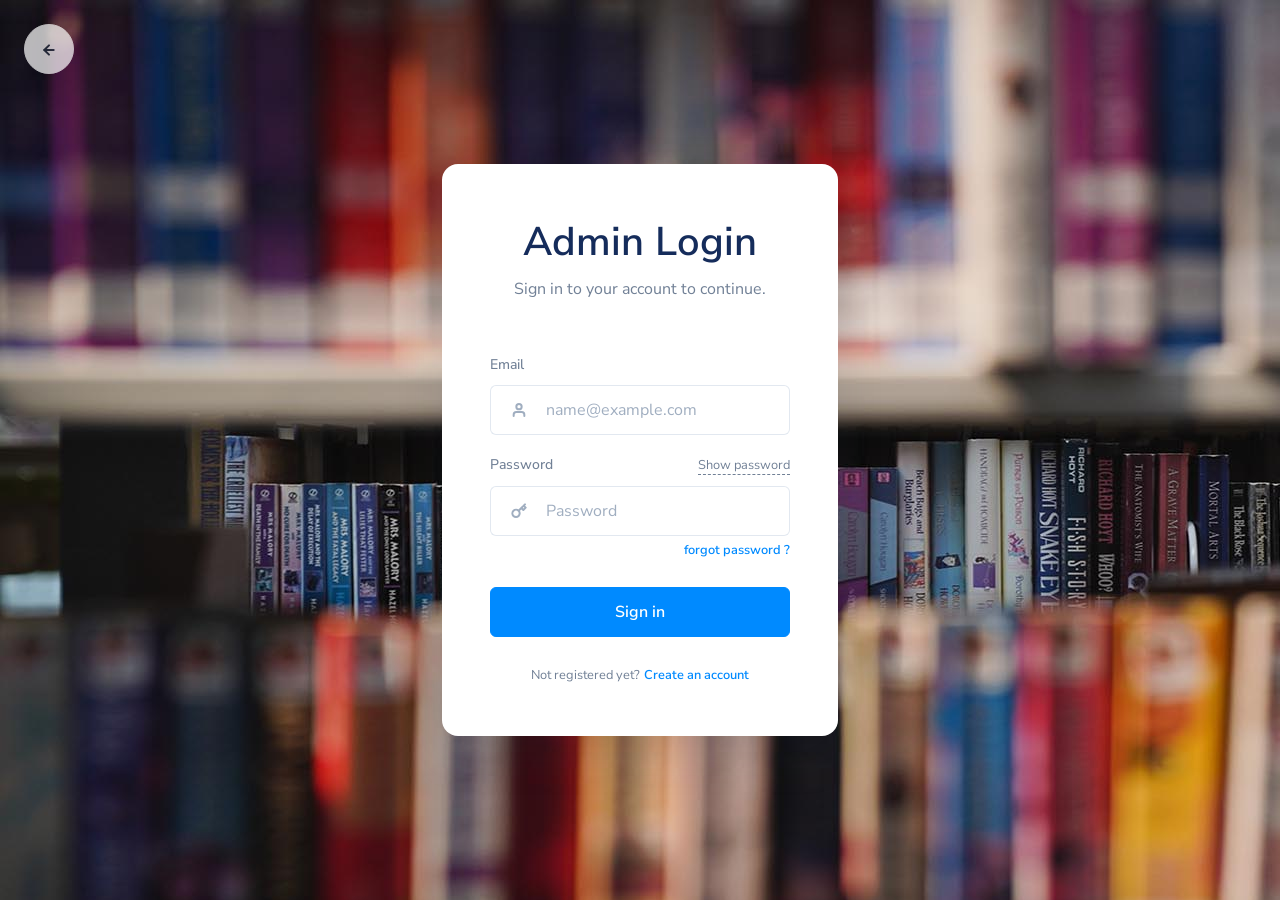
<file: pages/a_login.html>
<!DOCTYPE html>
<html lang=en>
<meta http-equiv="content-type" content="text/html;charset=utf-8" />

<head>
    <meta charset=utf-8>
    <meta name=viewport content="width=device-width,initial-scale=1,shrink-to-fit=no">
    <title>Libs - library management system</title>
    <link rel=stylesheet href=../../assets/libs/%40fortawesome/fontawesome-free/css/all.min.css> <link rel=stylesheet
        href="/assets/css/style.css" id=stylesheet>
</head>
<body>
    <a href="/pages/index.html"
        class="btn btn-white btn-icon-only rounded-circle position-absolute zindex-101 opacity-7 left-4 top-4 d-none d-lg-inline-flex"
        data-toggle=tooltip data-placement=right title="Go back"><span class=btn-inner--icon><i
                data-feather=arrow-left></i></span></a>
    <section class="section-half-rounded bg-cover bg-size--cover py-4 py-sm-0"
        style="background-image:url('/assets/img/backgrounds/p4.jpg')"> <div
        class="container-fluid d-flex flex-column">
        <div class="row align-items-center min-vh-100">
            <div class="col-md-6 col-lg-5 col-xl-4 mx-auto">
                <div class="card shadow-lg border-0 mb-0">
                    <div class="card-body py-5 px-sm-5">
                        <div class="mb-5 text-center">
                            <p class="h1 mb-1">Admin Login</p>
                            <p class="text-muted mb-0">Sign in to your account to continue.</p>
                        </div><span class=clearfix></span>
                        <form>
                            <div class=form-group><label class=form-control-label>Email</label>
                                <div class="input-group input-group-merge">
                                    <input type=email class="form-control form-control-prepend" id=input-email
                                        placeholder=name@example.com>
                                    <div class=input-group-prepend>
                                        <span class=input-group-text>
                                            <i data-feather=user></i></span></div>
                                </div>
                            </div>
                            <div class="form-group mb-0">
                                <div class="d-flex align-items-center justify-content-between">
                                    <div>
                                        <label class=form-control-label>Password</label>
                                    </div>
                                    <div class=mb-2>
                                        <a href=# class="small text-muted text-underline--dashed border-primary"
                                            data-toggle=password-text data-target=#input-password>Show password
                                        </a>
                                    </div>
                                </div>
                                <div class="input-group input-group-merge"><input type=password
                                        class="form-control form-control-prepend" id=input-password
                                        placeholder=Password>
                                    <div class=input-group-prepend><span class=input-group-text><i
                                                data-feather=key></i></span></div>
                                </div>
                                <div class="text-right">
                                    <a href="/pages/recover.html" class="small font-weight-bold">forgot password ?</a>
                                </div>
                            </div>
                            <div class=mt-4><button type=submit class="btn btn-block btn-primary">Sign in</button>
                            </div>
                        </form>
                        <div class="mt-4 text-center"><small>Not registered yet?</small> <a href="/pages/a_register.html"
                                class="small font-weight-bold">Create an account</a>
                        </div>
                    </div>
                </div>
            </div>
        </div>
    </section>
    <script src=../../assets/libs/jquery/dist/jquery.min.js> </script> 
    <script src=../../assets/libs/feather-icons/dist/feather.min.js> </script>
    <script src="/assets/js/main.js"> </script>
    <script>
        feather.replace({
            width: "1em",
            height: "1em"
        })
    </script>

</body>

</html>
</file>
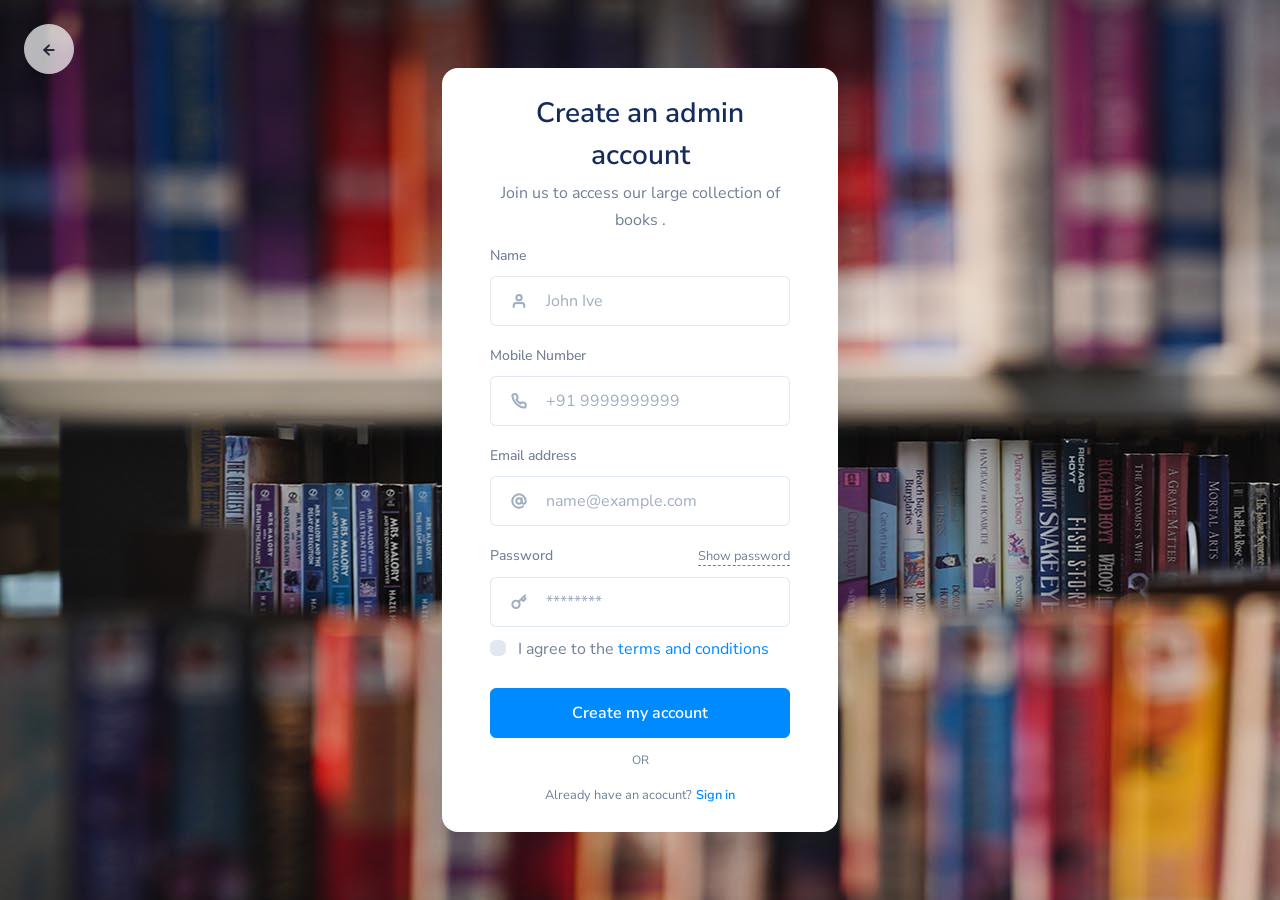
<file: pages/a_register.html>
<!DOCTYPE html>
<html lang=en>
<meta http-equiv="content-type" content="text/html;charset=utf-8" />

<head>
   <meta charset=utf-8>
   <meta name=viewport content="width=device-width,initial-scale=1,shrink-to-fit=no">
   <title>Libs - library management system</title>
   <link rel=stylesheet href=../../assets/libs/%40fortawesome/fontawesome-free/css/all.min.css> <link rel=stylesheet
      href="/assets/css/style.css" id=stylesheet>
</head>

<body>
   <a href="/pages/index.html"
        class="btn btn-white btn-icon-only rounded-circle position-absolute zindex-101 opacity-7 left-4 top-4 d-none d-lg-inline-flex"
        data-toggle=tooltip data-placement=right title="Go back"><span class=btn-inner--icon><i
                data-feather=arrow-left></i></span></a>
   <section class="section-half-rounded bg-cover bg-size--cover py-4 py-sm-0"
      style="background-image:url('/assets/img/backgrounds/p4.jpg')"> <div
      class="container-fluid d-flex flex-column py-4 py-sm-0 py-lg-5 py-xl-0">
      <div class="row align-items-center min-vh-100">
         <div class="col-md-8 col-lg-6 col-xl-4 mx-auto">
            <div class="card shadow-lg border-0 mb-0">
               <div class="card-body py-4 px-sm-5">
                  <div>
                     <div class="mb-2 text-center">
                        <h6 class="h3 mb-1">Create an admin account</h6>
                        <p class="text-muted mb-0"> Join us to access our large collection of books   .</p>
                     </div>
                     <span class=clearfix></span>
                     <form>
                        <div class=form-group>
                           <label class=form-control-label>Name</label>
                           <div class="input-group input-group-merge">
                              <input type=text class="form-control form-control-prepend" id=input-name
                                 placeholder="John Ive">
                              <div class=input-group-prepend><span class=input-group-text><i
                                       data-feather=user></i></span></div>
                           </div>
                        </div>
                        <div class=form-group>
                           <label class=form-control-label>Mobile Number</label>
                           <div class="input-group input-group-merge">
                              <input type=tel class="form-control form-control-prepend" id=input-name
                                 placeholder="+91 9999999999">
                              <div class=input-group-prepend><span class=input-group-text><i
                                       data-feather=phone></i></span></div>
                           </div>
                        </div>
                        <div class=form-group>
                           <label class=form-control-label>Email address</label>
                           <div class="input-group input-group-merge">
                              <input type=email class="form-control form-control-prepend" id=input-email
                                 placeholder=name@example.com>
                              <div class=input-group-prepend><span class=input-group-text><i
                                       data-feather=at-sign></i></span></div>
                           </div>
                        </div>
                        <div class="form-group mb-2">
                           <div class="d-flex align-items-center justify-content-between">
                              <div><label class=form-control-label>Password</label></div>
                              <div class=mb-2><a href=# class="small text-muted text-underline--dashed border-primary"
                                    data-toggle=password-text data-target=#input-password>Show password</a>
                              </div>
                           </div>
                           <div class="input-group input-group-merge">
                              <input type=password class="form-control form-control-prepend" id=input-password
                                 placeholder=********>
                              <div class=input-group-prepend><span class=input-group-text><i
                                       data-feather=key></i></span></div>
                           </div>
                        </div>
                        <div class=my-2>
                           <div class="custom-control custom-checkbox mb-3"><input type=checkbox
                                 class=custom-control-input id=check-terms required> <label class=custom-control-label
                                 for=check-terms>I agree to the <a href=#>terms and conditions</a>
                                    </label> </div> </div> <div class=mt-4><button type=submit
                                       class="btn btn-block btn-primary">Create my
                                       account</button>
                           </div>
                     </form>
                     <div class="py-2 text-center"><span class="text-xs text-uppercase">or</span></div>
                     <div class="text-center"><small>Already have an acocunt?</small> <a href="/pages/a_login.html"
                           class="small font-weight-bold">Sign in</a></div>
                  </div>
               </div>
            </div>
         </div>
      </div>
   </section>
   <script src=../../assets/libs/jquery/dist/jquery.min.js> </script> <script
      src=../../assets/libs/feather-icons/dist/feather.min.js> </script> <script src="/assets/js/main.js"> </script>
   <script>
      feather.replace({
         width: "1em",
         height: "1em"
      })
   </script>

</body>

</html>
</file>
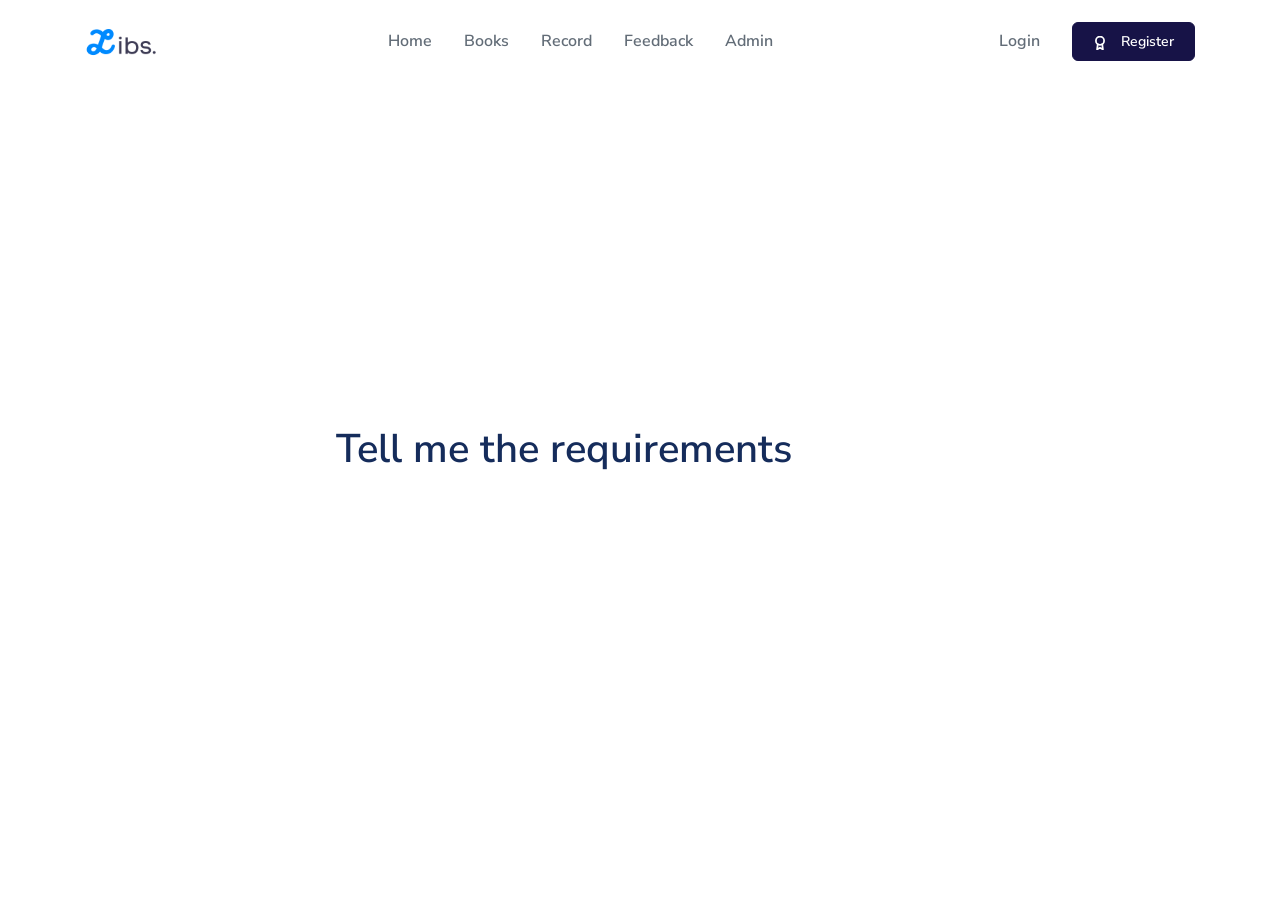
<file: pages/admin.html>
<!DOCTYPE html>
<html lang=en>
<meta http-equiv="content-type" content="text/html;charset=utf-8" />

<head>
    <meta charset=utf-8>
    <meta name=viewport content="width=device-width,initial-scale=1,shrink-to-fit=no">
    <title>Libs - library management system</title>
    <link rel=stylesheet href=../../assets/libs/%40fancyapps/fancybox/dist/jquery.fancybox.min.css> <link rel=stylesheet
        href=../../assets/libs/%40fortawesome/fontawesome-free/css/all.min.css> <link rel=stylesheet
        href="/assets/css/style.css" id=stylesheet>
</head>

<body>
    <header id=header-main>
        <nav class="navbar navbar-main navbar-expand-lg navbar-light" id=navbar-main>
            <div class=container>
                <a class=navbar-brand>
                    <img alt="Image placeholder" src="/assets/img/brand/p_logo.png" id=navbar-logo>
                </a>
                <button class=navbar-toggler type=button data-toggle=collapse data-target=#navbar-main-collapse
                    aria-controls=navbar-main-collapse aria-expanded=false aria-label="Toggle navigation">
                    <span class=navbar-toggler-icon></span>
                </button>
                <div class="collapse navbar-collapse navbar-collapse-overlay" id=navbar-main-collapse>
                    <div class=position-relative>
                        <button class=navbar-toggler type=button data-toggle=collapse data-target=#navbar-main-collapse
                            aria-controls=navbar-main-collapse aria-expanded=false aria-label="Toggle navigation"><i
                                data-feather=x></i>
                        </button>
                    </div>
                    <ul class="navbar-nav ml-lg-auto">
                        <li class="nav-item nav-item-spaced dropdown dropdown-animate"><a class=nav-link
                                href="/pages/index.html">Home </a></li>
                        <li class="nav-item nav-item-spaced dropdown dropdown-animate"><a class=nav-link
                                href="/pages/books.html">Books</a></li>
                        <li class="nav-item nav-item-spaced dropdown dropdown-animate"><a class=nav-link
                                href="/pages/record.html">Record</a>
                        </li>
                        <li class="nav-item nav-item-spaced dropdown dropdown-animate"><a class=nav-link
                                href="/pages/feedback.html">Feedback</a>
                        </li>
                        <li class="nav-item nav-item-spaced dropdown dropdown-animate"><a class=nav-link
                                href="/pages/admin.html">Admin</a></li>
                    </ul>
                    <ul class="navbar-nav align-items-lg-center d-none d-lg-flex ml-lg-auto">
                        <li class="nav-item nav-item-spaced dropdown dropdown-animate" data-toggle=hover>
                            <a class=nav-link href=# role=button data-toggle=dropdown aria-haspopup=true
                                aria-expanded=false>Login</a>
                            <div class="dropdown-menu dropdown-menu-md p-0">
                                <ul class="list-group list-group-flush px-lg-4">
                                    <li class="dropdown dropdown-animate">
                                        <a href="/pages/a_login.html" class="list-group-item " role=button>
                                            <div class=ml-3>
                                                <h6 class="heading mb-0">Login as admin</h6>
                                            </div>
                                        </a>
                                    </li>
                                    <li class="dropdown dropdown-animate">
                                        <a href="/pages/s_login.html" class="list-group-item " role=button>
                                            <div class=ml-3>
                                                <h6 class="heading mb-0">Login as student</h6>
                                            </div>
                                        </a>
                                    </li>
                                </ul>
                            </div>
                        </li>
                        <li class="nav-item nav-item-spaced dropdown dropdown-animate" data-toggle=hover>
                            <a class="btn btn-sm btn-dark btn-icon ml-3" href=# role=button data-toggle=dropdown
                                aria-haspopup=true aria-expanded=false><span class=btn-inner--icon><i
                                        data-feather=award></i></span> <span class=btn-inner--text>Register</span></a>
                            <div class="dropdown-menu dropdown-menu-md p-0">
                                <ul class="list-group list-group-flush px-lg-4">
                                    <li class="dropdown dropdown-animate">
                                        <a href="/pages/a_register.html" class="list-group-item " role=button>
                                            <div class=ml-3>
                                                <h6 class="heading mb-0">Register as admin</h6>
                                            </div>
                                        </a>
                                    </li>
                                    <li class="dropdown dropdown-animate">
                                        <a href="/pages/s_register.html" class="list-group-item " role=button>
                                            <div class=ml-3>
                                                <h6 class="heading mb-0">Register as student</h6>
                                            </div>
                                        </a>
                                    </li>
                                </ul>
                            </div>
                        </li>
                    </ul>
                    <div class="d-lg-none p-2 text-center">
                        <a href="/pages/s_login.html" class="btn btn-block btn-sm btn-secondary" target=_blank>
                            login as student
                        </a>
                    </div>
                    <div class="d-lg-none p-2 text-center">
                        <a href="/pages/s_register.html" class="btn btn-block btn-sm btn-primary" target=_blank>
                            register as student
                        </a>
                    </div>
                    <div class="d-lg-none p-2 text-center">
                        <a href="/pages/a_login.html" class="btn btn-block btn-sm btn-secondary" target=_blank>
                            login as admin
                        </a>
                    </div>
                    <div class="d-lg-none p-2 text-center">
                        <a href="/pages/a_register.html" class="btn btn-block btn-sm btn-primary" target=_blank>
                            register as admin
                        </a>
                    </div>
                </div>
            </div>
        </nav>
    </header>
    <h1 class="m-10 p-10">Tell me the requirements</h1>
    <!-- <footer class=position-relative id=footer-main>
        <div class="footer footer-dark bg-dark">
            <div class="shape-container shape-line shape-position-top shape-orientation-inverse">
                <svg width=2560px height=100px xmlns=http://www.w3.org/2000/svg xmlns:xlink=http://www.w3.org/1999/xlink
                    preserveAspectRatio=none x=0px y=0px viewBox="0 0 2560 100"
                    style="enable-background:new 0 0 2560 100" xml:space=preserve class=fill-section-secondary>
                    <polygon points="2560 0 2560 100 0 100"></polygon>
                </svg>
            </div>
            <hr class="divider divider-fade divider-dark">
            <div class="container">
                <div class="row justify-content-center pb-3">
                    <div class="copyright text-sm font-weight-bold text-center">&copy; 2020 <a class=font-weight-bold
                            target=_blank>Libs.</a> All
                        rights reserved
                    </div>
                </div>
            </div>
        </div>
        </div>
    </footer> -->
    <script src=../../assets/libs/jquery/dist/jquery.min.js> </script> <script
        src=../../assets/libs/bootstrap/dist/js/bootstrap.bundle.min.js> </script> <script
        src=../../assets/libs/feather-icons/dist/feather.min.js> </script> <script
        src=../../assets/libs/%40fancyapps/fancybox/dist/jquery.fancybox.min.js> </script> <script
        src="/assets/js/main.js"> </script>
    <script>
        feather.replace({
            width: "1em",
            height: "1em"
        })
    </script>
</body>

</html>
</file>
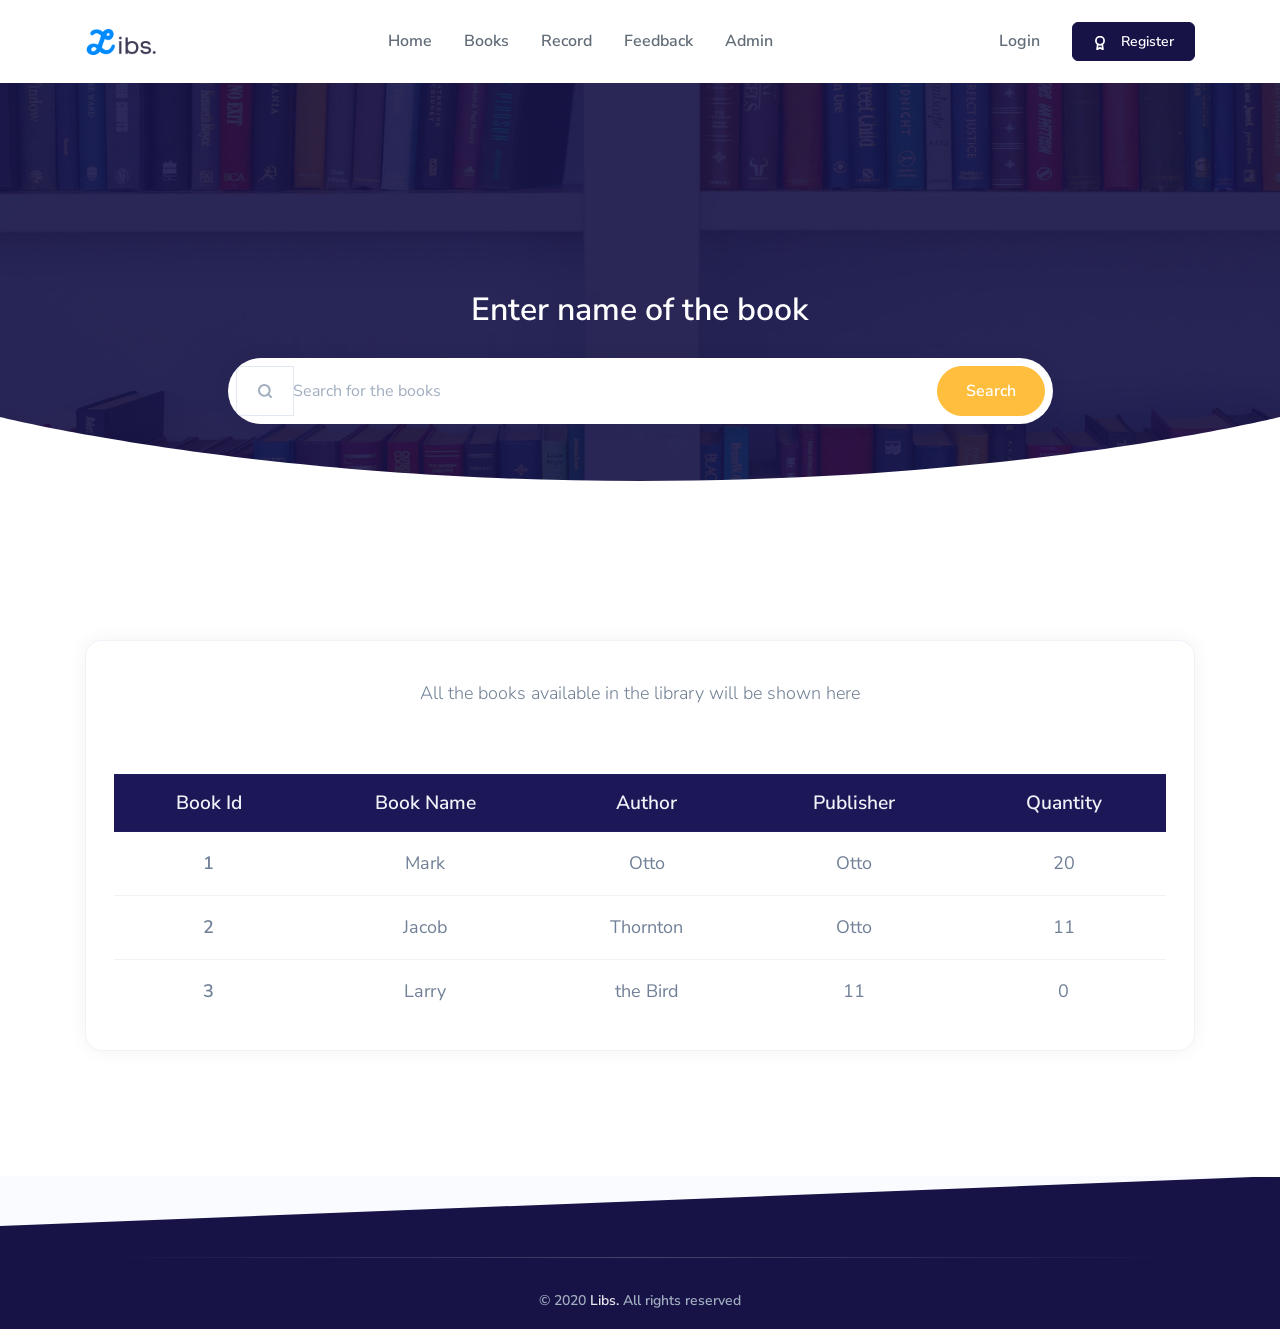
<file: pages/books.html>
<!DOCTYPE html>
<html lang=en>
<meta http-equiv="content-type" content="text/html;charset=utf-8" />

<head>
    <meta charset=utf-8>
    <meta name=viewport content="width=device-width,initial-scale=1,shrink-to-fit=no">
    <title>Libs - library management system</title>
    <link rel=stylesheet href=../../assets/libs/%40fancyapps/fancybox/dist/jquery.fancybox.min.css> <link rel=stylesheet
        href=../../assets/libs/%40fortawesome/fontawesome-free/css/all.min.css> <link rel=stylesheet
        href="/assets/css/style.css" id=stylesheet>
</head>

<body>
    <header id=header-main>
        <nav class="navbar navbar-main navbar-expand-lg navbar-light" id=navbar-main>
            <div class=container>
                <a class=navbar-brand>
                    <img alt="Image placeholder" src="/assets/img/brand/p_logo.png" id=navbar-logo>
                </a>
                <button class=navbar-toggler type=button data-toggle=collapse data-target=#navbar-main-collapse
                    aria-controls=navbar-main-collapse aria-expanded=false aria-label="Toggle navigation">
                    <span class=navbar-toggler-icon></span>
                </button>
                <div class="collapse navbar-collapse navbar-collapse-overlay" id=navbar-main-collapse>
                    <div class=position-relative>
                        <button class=navbar-toggler type=button data-toggle=collapse data-target=#navbar-main-collapse
                            aria-controls=navbar-main-collapse aria-expanded=false aria-label="Toggle navigation"><i
                                data-feather=x></i>
                        </button>
                    </div>
                    <ul class="navbar-nav ml-lg-auto">
                        <li class="nav-item nav-item-spaced dropdown dropdown-animate"><a class=nav-link
                                href="/pages/index.html">Home </a></li>
                        <li class="nav-item nav-item-spaced dropdown dropdown-animate"><a class=nav-link
                                href="/pages/books.html">Books</a></li>
                        <li class="nav-item nav-item-spaced dropdown dropdown-animate"><a class=nav-link
                                href="/pages/record.html">Record</a>
                        </li>
                        <li class="nav-item nav-item-spaced dropdown dropdown-animate"><a class=nav-link
                                href="/pages/feedback.html">Feedback</a>
                        </li>
                        <li class="nav-item nav-item-spaced dropdown dropdown-animate"><a class=nav-link
                                href="/pages/admin.html">Admin</a></li>
                    </ul>
                    <ul class="navbar-nav align-items-lg-center d-none d-lg-flex ml-lg-auto">
                        <li class="nav-item nav-item-spaced dropdown dropdown-animate" data-toggle=hover>
                            <a class=nav-link href=# role=button data-toggle=dropdown aria-haspopup=true
                                aria-expanded=false>Login</a>
                            <div class="dropdown-menu dropdown-menu-md p-0">
                                <ul class="list-group list-group-flush px-lg-4">
                                    <li class="dropdown dropdown-animate">
                                        <a href="/pages/a_login.html" class="list-group-item " role=button>
                                            <div class=ml-3>
                                                <h6 class="heading mb-0">Login as admin</h6>
                                            </div>
                                        </a>
                                    </li>
                                    <li class="dropdown dropdown-animate">
                                        <a href="/pages/s_login.html" class="list-group-item " role=button>
                                            <div class=ml-3>
                                                <h6 class="heading mb-0">Login as student</h6>
                                            </div>
                                        </a>
                                    </li>
                                </ul>
                            </div>
                        </li>
                        <li class="nav-item nav-item-spaced dropdown dropdown-animate" data-toggle=hover>
                            <a class="btn btn-sm btn-dark btn-icon ml-3" href=# role=button data-toggle=dropdown
                                aria-haspopup=true aria-expanded=false><span class=btn-inner--icon><i
                                        data-feather=award></i></span> <span class=btn-inner--text>Register</span></a>
                            <div class="dropdown-menu dropdown-menu-md p-0">
                                <ul class="list-group list-group-flush px-lg-4">
                                    <li class="dropdown dropdown-animate">
                                        <a href="/pages/a_register.html" class="list-group-item " role=button>
                                            <div class=ml-3>
                                                <h6 class="heading mb-0">Register as admin</h6>
                                            </div>
                                        </a>
                                    </li>
                                    <li class="dropdown dropdown-animate">
                                        <a href="/pages/s_register.html" class="list-group-item " role=button>
                                            <div class=ml-3>
                                                <h6 class="heading mb-0">Register as student</h6>
                                            </div>
                                        </a>
                                    </li>
                                </ul>
                            </div>
                        </li>
                    </ul>
                    <div class="d-lg-none p-2 text-center">
                        <a href="/pages/s_login.html"
                            class="btn btn-block btn-sm btn-secondary" target=_blank>
                            login as student
                        </a>
                    </div>
                    <div class="d-lg-none p-2 text-center">
                        <a href="/pages/s_register.html"
                            class="btn btn-block btn-sm btn-primary" target=_blank>
                            register as student
                        </a>
                    </div>
                    <div class="d-lg-none p-2 text-center">
                        <a href="/pages/a_login.html"
                            class="btn btn-block btn-sm btn-secondary" target=_blank>
                            login as admin
                        </a>
                    </div>
                    <div class="d-lg-none p-2 text-center">
                        <a href="/pages/a_register.html"
                            class="btn btn-block btn-sm btn-primary" target=_blank>
                            register as admin
                        </a>
                    </div>
                </div>
            </div>
        </nav>
    </header>
    <section class="slice slice-lg py-7 py-lg-8 bg-cover bg-size--cover"
        style="background-image:url(/assets/img/backgrounds/p3.jpg)"> <span
            class="mask bg-dark opacity-9"></span>
        <div data-offset-top=#navbar-main>
            <div class="container pt-xl-4">
                <div class="row justify-content-center">
                    <div class=col-lg-9>
                        <h2 class="mb-4 text-center text-white">Enter name of the book</h2>
                        <form>
                            <div class="form-group bg-neutral rounded-pill mb-0 px-2 py-2 shadow">
                                <div class=row>
                                    <div class=col>
                                        <div class="input-group input-group-merge shadow-none">
                                            <div class=input-group-prepend><span
                                                    class="input-group-text bg-transparent"><i
                                                        data-feather=search></i></span></div>
                                            <input type=text class="form-control form-control-flush shadow-none"
                                                placeholder="Search for the books">
                                        </div>
                                    </div>
                                    <div class=col-auto><button type=button
                                            class="btn btn-block btn-warning rounded-pill">Search</button></div>
                                </div>
                            </div>
                        </form>
                    </div>
                </div>
            </div>
        </div>
        <div class="shape-container shape-position-bottom">
            <svg xmlns=http://www.w3.org/2000/svg viewBox="0 0 1000 100" preserveAspectRatio=none>
                <path d="M 0 0 c 0 0 200 50 500 50 s 500 -50 500 -50 v 101 h -1000 v -100 z"></path>
            </svg>
        </div>
    </section>
    <section class="slice slice-lg">
        <div class=container>
            <div class="card">
                <div class="card-body row align-items-center">
                    <div class="col-md-12 col tab-content">
                        <div class="row mb-5 justify-content-center text-center">
                            <div class="col-lg-8 col-md-10">
                                <div class=mt-2>
                                    <p class="lead lh-180">All the books available in the library will be shown here</p>
                                </div>
                            </div>
                        </div>
                        <div class="table-responsive">
                            <table class="table text-center">
                                <thead class="thead-dark">
                                    <tr>
                                        <th scope="col">Book Id</th>
                                        <th scope="col">Book Name</th>
                                        <th scope="col">Author</th>
                                        <th scope="col">Publisher</th>
                                        <th scope="col">Quantity</th>
                                    </tr>
                                </thead>
                                <tbody>
                                    <tr>
                                        <th scope="row">1</th>
                                        <td>Mark</td>
                                        <td>Otto</td>
                                        <td>Otto</td>
                                        <td>20</td>
                                    </tr>
                                    <tr>
                                        <th scope="row">2</th>
                                        <td>Jacob</td>
                                        <td>Thornton</td>
                                        <td>Otto</td>
                                        <td>11</td>
                                    </tr>
                                    <tr>
                                        <th scope="row">3</th>
                                        <td>Larry</td>
                                        <td>the Bird</td>
                                        <td>11</td>
                                        <td>0</td>
                                    </tr>
                                </tbody>
                            </table>
                        </div>
                    </div>
                </div>
            </div>
        </div>
    </section>
    <footer class=position-relative id=footer-main>
        <div class="footer footer-dark bg-dark">
            <div class="shape-container shape-line shape-position-top shape-orientation-inverse">
                <svg width=2560px height=100px xmlns=http://www.w3.org/2000/svg xmlns:xlink=http://www.w3.org/1999/xlink
                    preserveAspectRatio=none x=0px y=0px viewBox="0 0 2560 100"
                    style="enable-background:new 0 0 2560 100" xml:space=preserve class=fill-section-secondary>
                    <polygon points="2560 0 2560 100 0 100"></polygon>
                </svg>
            </div>
            <hr class="divider divider-fade divider-dark">
            <div class="container">
                <div class="row justify-content-center pb-3">
                    <div class="copyright text-sm font-weight-bold text-center">&copy; 2020 <a class=font-weight-bold
                            target=_blank>Libs.</a> All
                        rights reserved
                    </div>
                </div>
            </div>
        </div>
        </div>
    </footer>
    <script src=../../assets/libs/jquery/dist/jquery.min.js> </script> <script
        src=../../assets/libs/bootstrap/dist/js/bootstrap.bundle.min.js> </script> <script
        src=../../assets/libs/feather-icons/dist/feather.min.js> </script> <script
        src=../../assets/libs/%40fancyapps/fancybox/dist/jquery.fancybox.min.js> </script> <script
        src="/assets/js/main.js"> </script>
    <script>
        feather.replace({
            width: "1em",
            height: "1em"
        })
    </script>
</body>

</html>
</file>
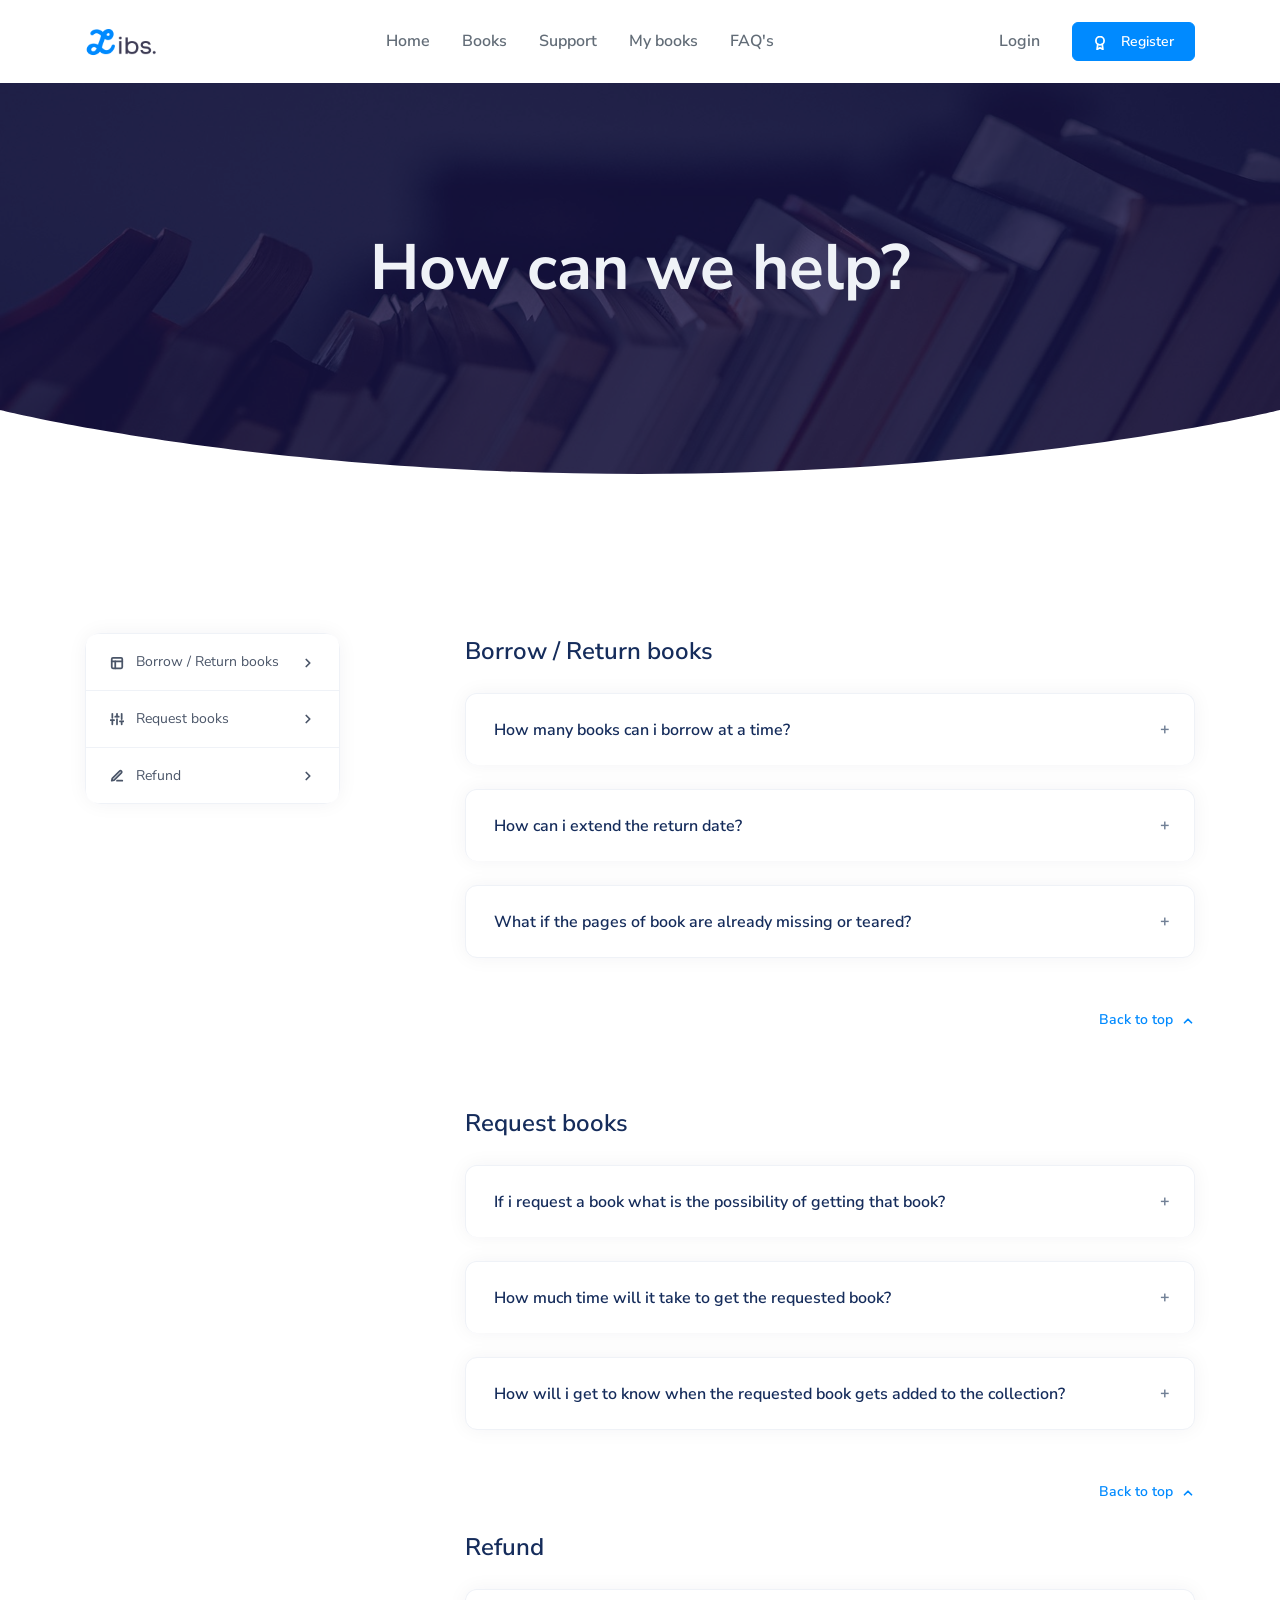
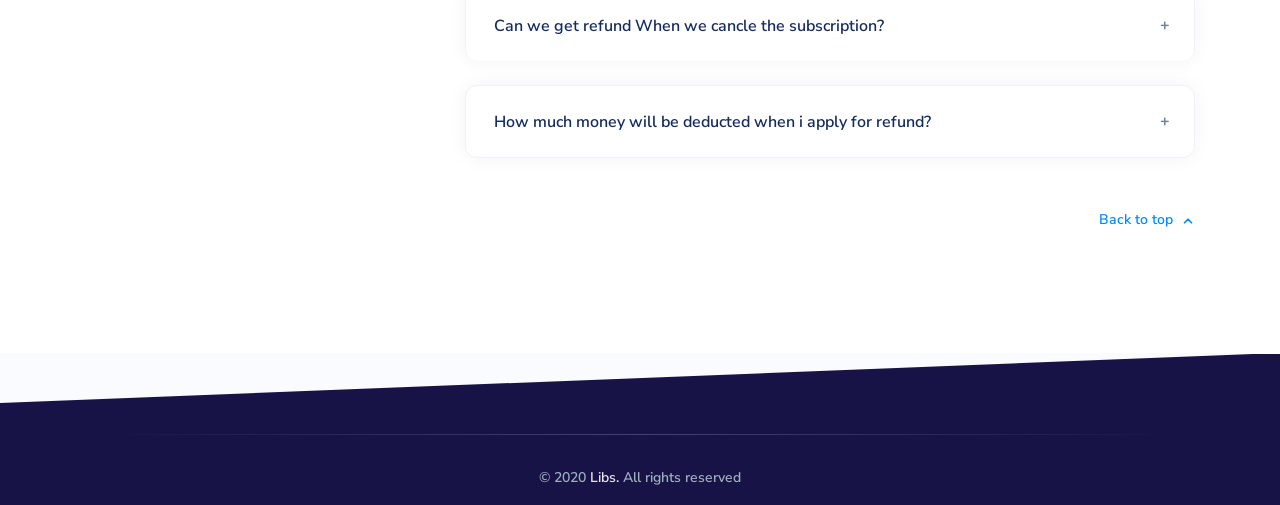
<file: pages/faq.html>
<!DOCTYPE html>
<html lang=en>
<meta http-equiv="content-type" content="text/html;charset=utf-8" />

<head>
    <meta charset=utf-8>
    <meta name=viewport content="width=device-width,initial-scale=1,shrink-to-fit=no">
    <title>Libs - library management system</title>
    <link rel=stylesheet href=../../assets/libs/%40fancyapps/fancybox/dist/jquery.fancybox.min.css> <link rel=stylesheet
        href=../../assets/libs/%40fortawesome/fontawesome-free/css/all.min.css> <link rel=stylesheet
        href="/assets/css/style.css" id=stylesheet>
</head>

<body>
     <header class="" id=header-main>
        <nav class="navbar navbar-main navbar-expand-lg navbar-light" id=navbar-main>
            <div class=container>
                <a class=navbar-brand href=#> <img alt="Image placeholder" src="/assets/img/brand/p_logo.png"
                        id=navbar-logo> </a><button class=navbar-toggler type=button data-toggle=collapse
                    data-target=#navbar-main-collapse aria-controls=navbar-main-collapse aria-expanded=false
                    aria-label="Toggle navigation"><span class=navbar-toggler-icon></span></button>
                <div class="collapse navbar-collapse navbar-collapse-overlay" id=navbar-main-collapse>
                    <div class=position-relative><button class=navbar-toggler type=button data-toggle=collapse
                            data-target=#navbar-main-collapse aria-controls=navbar-main-collapse aria-expanded=false
                            aria-label="Toggle navigation"><i data-feather=x></i></button></div>
                    <ul class="navbar-nav ml-lg-auto">
                        <li class="nav-item nav-item-spaced d-none d-lg-block"><a class=nav-link href="/pages/index.html">Home </a></li>
                        <li class="nav-item nav-item-spaced d-none d-lg-block"><a class=nav-link href="/pages/books.html">Books</a></li>
                        <li class="nav-item nav-item-spaced d-none d-lg-block"><a class=nav-link href="/pages/support.html">Support</a>
                        </li>
                        <li class="nav-item nav-item-spaced d-none d-lg-block"><a class=nav-link href="/pages/mybooks.html">My books</a>
                        </li>
                        <li class="nav-item nav-item-spaced d-none d-lg-block"><a class=nav-link href="/pages/faq.html">FAQ's</a></li>
                    </ul>
                    <ul class="navbar-nav align-items-lg-center d-none d-lg-flex ml-lg-auto">
                        <li class="nav-item nav-item-spaced dropdown dropdown-animate" data-toggle=hover>
                            <a class=nav-link href=# role=button data-toggle=dropdown aria-haspopup=true
                                aria-expanded=false>Login</a>
                            <div class="dropdown-menu dropdown-menu-md p-0">
                                <ul class="list-group list-group-flush px-lg-4">
                                    <li class="dropdown dropdown-animate">
                                        <a href="/pages/a_login.html" class="list-group-item " role=button>
                                            <div class=ml-3>
                                                <h6 class="heading mb-0">Login as admin</h6>
                                            </div>
                                        </a>
                                    </li>
                                    <li class="dropdown dropdown-animate">
                                        <a href="/pages/s_login.html" class="list-group-item " role=button>
                                            <div class=ml-3>
                                                <h6 class="heading mb-0">Login as student</h6>
                                            </div>
                                        </a>
                                    </li>
                                </ul>
                            </div>
                        </li>
                        <li class="nav-item nav-item-spaced dropdown dropdown-animate" data-toggle=hover>
                            <a class="btn btn-sm btn-primary btn-icon ml-3" href=# role=button data-toggle=dropdown aria-haspopup=true
                                aria-expanded=false><span
                                    class=btn-inner--icon><i data-feather=award></i></span> <span
                                    class=btn-inner--text>Register</span></a>
                            <div class="dropdown-menu dropdown-menu-md p-0">
                                <ul class="list-group list-group-flush px-lg-4">
                                    <li class="dropdown dropdown-animate">
                                        <a href="/pages/a_register.html" class="list-group-item " role=button>
                                            <div class=ml-3>
                                                <h6 class="heading mb-0">Register as admin</h6>
                                            </div>
                                        </a>
                                    </li>
                                    <li class="dropdown dropdown-animate">
                                        <a href="/pages/s_register.html" class="list-group-item " role=button>
                                            <div class=ml-3>
                                                <h6 class="heading mb-0">Register as student</h6>
                                            </div>
                                        </a>
                                    </li>
                                </ul>
                            </div>
                        </li>
                    </ul>
                </div>
        </nav>
    </header>
    <section class="slice slice-lg bg-cover bg-size--cover"
        style="background-image:url('/assets/img/backgrounds/p1.jpg')"> <span class="mask bg-dark opacity-8">
        </span>
        <div class="container pt-5 pb-8">
            <div class="row justify-content-center">
                <div class=col-lg-9>
                    <h2 class="text-center text-light display-3 font-weight-bolder">How can we help?</h2>
                </div>
            </div>
        </div>
        <div class="shape-container shape-position-bottom">
            <svg xmlns=http://www.w3.org/2000/svg viewBox="0 0 1000 100" preserveAspectRatio=none>
                <path d="M 0 0 c 0 0 200 50 500 50 s 500 -50 500 -50 v 101 h -1000 v -100 z"></path>
            </svg>
        </div>
    </section>
    <section class="slice slice-lg" id=sct-faq>
        <div class=container>
            <div class="row row-grid">
                <div class=col-lg-3>
                    <div data-toggle=sticky data-sticky-offset=50>
                        <div class=card>
                            <div class="list-group list-group-flush">
                                <a href=#borrow_return_books data-scroll-to data-scroll-to-offset=50
                                    class="list-group-item list-group-item-action d-flex justify-content-between">
                                    <div><i data-feather=layout class=mr-2></i> <span>Borrow / Return books</span></div>
                                    <div><i data-feather=chevron-right></i></div>
                                </a>
                                <a href=#request_book data-scroll-to data-scroll-to-offset=50
                                    class="list-group-item list-group-item-action d-flex justify-content-between">
                                    <div><i data-feather=sliders class=mr-2></i> <span>Request books</span></div>
                                    <div><i data-feather=chevron-right></i></div>
                                </a>
                                <a href=#refund data-scroll-to data-scroll-to-offset=50
                                    class="list-group-item list-group-item-action d-flex justify-content-between">
                                    <div><i data-feather=edit-3 class=mr-2></i> <span>Refund</span></div>
                                    <div><i data-feather=chevron-right></i></div>
                                </a>    
                            </div>
                        </div>
                    </div>
                </div>
                <div class="col-lg-8 ml-lg-auto">
                    <div class=mb-5>
                        <h4 class=mb-4 id=borrow_return_books>Borrow / Return books</h4>
                        <div id=accordion-1 class="accordion accordion-spaced">
                            <div class=card>
                                <div class="card-header py-4" id=heading-1-1 data-toggle=collapse role=button
                                    data-target=#collapse-1-1 aria-expanded=false aria-controls=collapse-1-1>
                                    <h6 class=mb-0>How many books can i borrow at a time?</h6>
                                </div>
                                <div id=collapse-1-1 class=collapse aria-labelledby=heading-1-1
                                    data-parent=#accordion-1>
                                    <div class=card-body>
                                        <p>You can borrow 3 books at a time.If you want to borrow more books you can borrow by paying extra chages for that.</p>
                                    </div>
                                </div>
                            </div>
                            <div class=card>
                                <div class="card-header py-4" id=heading-1-2 data-toggle=collapse role=button
                                    data-target=#collapse-1-2 aria-expanded=false aria-controls=collapse-1-2>
                                    <h6 class=mb-0>How can i extend the return date?
                                    </h6>
                                </div>
                                <div id=collapse-1-2 class=collapse aria-labelledby=heading-1-2
                                    data-parent=#accordion-1>
                                    <div class=card-body>
                                        <p>You can come to library on the issued return date and get an extended return date.</p>
                                    </div>
                                </div>
                            </div>
                            <div class=card>
                                <div class="card-header py-4" id=heading-1-3 data-toggle=collapse role=button
                                    data-target=#collapse-1-3 aria-expanded=false aria-controls=collapse-1-3>
                                    <h6 class=mb-0>What if the pages of book are already missing or teared?
                                    </h6>
                                </div>
                                <div id=collapse-1-3 class=collapse aria-labelledby=heading-1-3
                                    data-parent=#accordion-1>
                                    <div class=card-body>
                                        <p>You should check the book before borrowing it , If you found anything you can tell that to theh libary staff before borrowing it they will note that in the record and you will notbee fined. </p>
                                    </div>
                                </div>
                            </div>
                        </div>
                        <div class="text-right py-4"><a href=#borrow_return_books data-scroll-to data-scroll-to-offset=50
                                class="text-sm font-weight-bold">Back to top<i data-feather=chevron-up
                                    class=ml-2></i></a></div>
                    </div>
                    <div class=mb-md>
                        <h4 class=mb-4 id=request_book>Request books</h4>
                        <div id=accordion-2 class="accordion accordion-spaced">
                            <div class=card>
                                <div class="card-header py-4" id=heading-2-1 data-toggle=collapse role=button
                                    data-target=#collapse-2-1 aria-expanded=false aria-controls=collapse-2-1>
                                    <h6 class=mb-0>If i request a book what is the possibility of getting that book?</h6>
                                </div>
                                <div id=collapse-2-1 class=collapse aria-labelledby=heading-2-1
                                    data-parent=#accordion-2>
                                    <div class=card-body>
                                        <p>It depends on the book If the book is available easily we will surely add that book to our collection But if that book is rare it might take a bit longer time or in the worst case scenario it might not be added to the collection.</p>
                                    </div>
                                </div>
                            </div>
                            <div class=card>
                                <div class="card-header py-4" id=heading-2-2 data-toggle=collapse role=button
                                    data-target=#collapse-2-2 aria-expanded=false aria-controls=collapse-2-2>
                                    <h6 class=mb-0></i>How much time will it take to get the requested book?
                                    </h6>
                                </div>
                                <div id=collapse-2-2 class=collapse aria-labelledby=heading-2-2
                                    data-parent=#accordion-2>
                                    <div class=card-body>
                                        <p>It generally take 5-10 business days but sometimes it might take more than that depending on the situation.</p>
                                    </div>
                                </div>
                            </div>
                            <div class=card>
                                <div class="card-header py-4" id=heading-2-3 data-toggle=collapse role=button
                                    data-target=#collapse-2-3 aria-expanded=false aria-controls=collapse-2-3>
                                    <h6 class=mb-0>How will i get to know when the requested book gets added to the collection?
                                    </h6>
                                </div>
                                <div id=collapse-2-3 class=collapse aria-labelledby=heading-2-3
                                    data-parent=#accordion-2>
                                    <div class=card-body>
                                        <p>You can check it out in library after 10-15 days or else you will also get notified on your provided E-mail id.</p>
                                    </div>
                                </div>
                            </div>
                        </div>
                        <div class="text-right py-4"><a href=#request_book data-scroll-to data-scroll-to-offset=50
                                class="text-sm font-weight-bold">Back to top<i data-feather=chevron-up
                                    class=ml-2></i></a></div>
                    </div>
                    <div class=mb-md>
                        <h4 class=mb-4 id=refund>Refund</h4>
                        <div id=accordion-3 class="accordion accordion-spaced">
                            <div class=card>
                                <div class="card-header py-4" id=heading-3-1 data-toggle=collapse role=button
                                    data-target=#collapse-3-1 aria-expanded=false aria-controls=collapse-3-1>
                                    <h6 class=mb-0>Can we get refund When we cancle the subscription?</h6>
                                </div>
                                <div id=collapse-3-1 class=collapse aria-labelledby=heading-3-1
                                    data-parent=#accordion-3>
                                    <div class=card-body>
                                        <p>Yes ,you can get refund.</p>
                                    </div>
                                </div>
                            </div>
                            <div class=card>
                                <div class="card-header py-4" id=heading-3-2 data-toggle=collapse role=button
                                    data-target=#collapse-3-2 aria-expanded=false aria-controls=collapse-3-2>
                                    <h6 class=mb-0>How much money will be deducted when i apply for refund?
                                    </h6>
                                </div>
                                <div id=collapse-3-2 class=collapse aria-labelledby=heading-3-2
                                    data-parent=#accordion-3>
                                    <div class=card-body>
                                        <p>5% will be charged as a transaction fees and some money will be deducted according to the number of days your subscription was active.</p>
                                    </div>
                                </div>
                            </div>
                        </div>
                        <div class="text-right py-4"><a href=#refund data-scroll-to data-scroll-to-offset=50
                                class="text-sm font-weight-bold">Back to top<i data-feather=chevron-up
                                    class=ml-2></i></a></div>
                    </div>
                </div>
            </div>
        </div>
    </section>
      <footer class=position-relative id=footer-main>
        <div class="footer footer-dark bg-dark">
            <div class="shape-container shape-line shape-position-top shape-orientation-inverse">
                <svg width=2560px height=100px xmlns=http://www.w3.org/2000/svg xmlns:xlink=http://www.w3.org/1999/xlink
                    preserveAspectRatio=none x=0px y=0px viewBox="0 0 2560 100"
                    style="enable-background:new 0 0 2560 100" xml:space=preserve class=fill-section-secondary>
                    <polygon points="2560 0 2560 100 0 100"></polygon>
                </svg>
            </div>
            <hr class="divider divider-fade divider-dark">
            <div class="container">
                <div class="row justify-content-center pb-3">
                        <div class="copyright text-sm font-weight-bold text-center">&copy; 2020 <a
                                class=font-weight-bold target=_blank>Libs.</a> All
                            rights reserved
                        </div>
                    </div>
                </div>
            </div>
        </div>
    </footer>
   <script src=../../assets/libs/jquery/dist/jquery.min.js> </script> <script
        src=../../assets/libs/bootstrap/dist/js/bootstrap.bundle.min.js> </script>  <script
        src=../../assets/libs/feather-icons/dist/feather.min.js> </script>  <script
        src=../../assets/libs/%40fancyapps/fancybox/dist/jquery.fancybox.min.js> </script> <script
        src="/assets/js/main.js"> </script>
    <script>
        feather.replace({
            width: "1em",
            height: "1em"
        })
    </script>
</body>
</html>
</file>
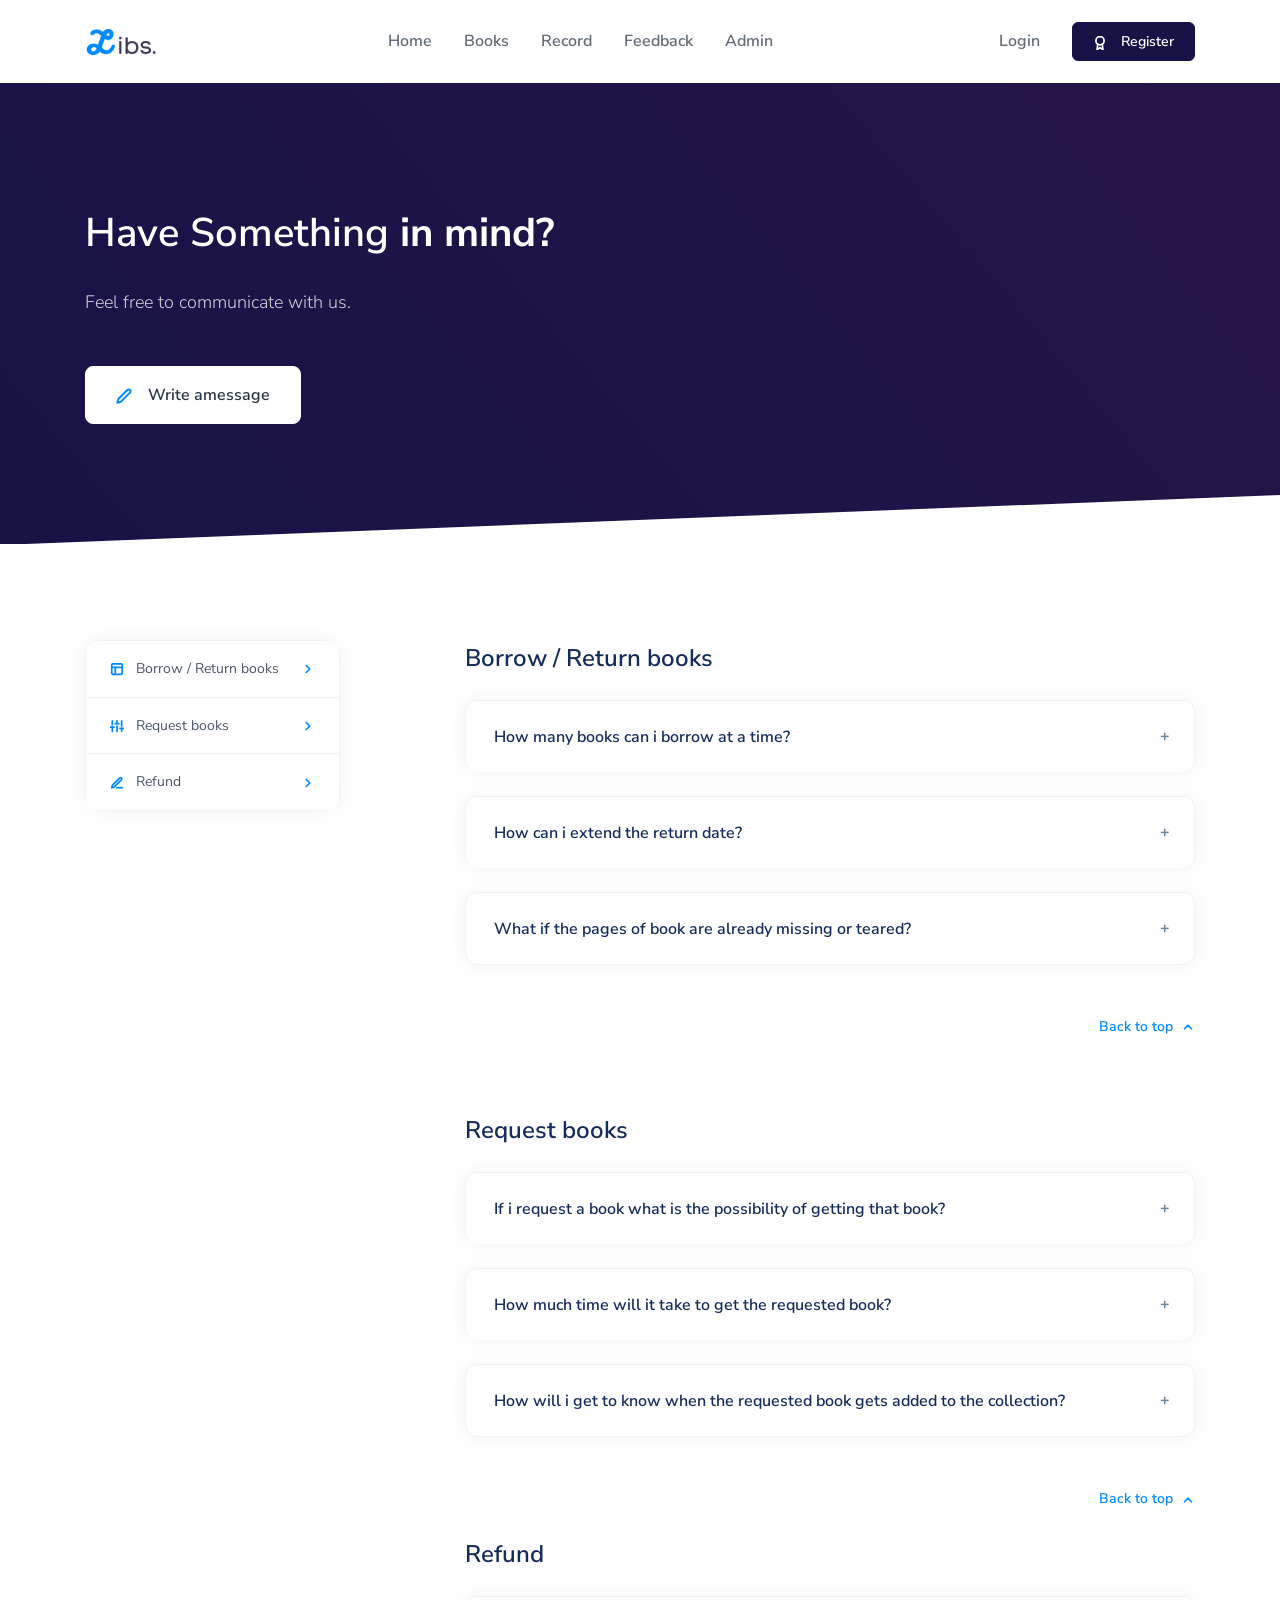
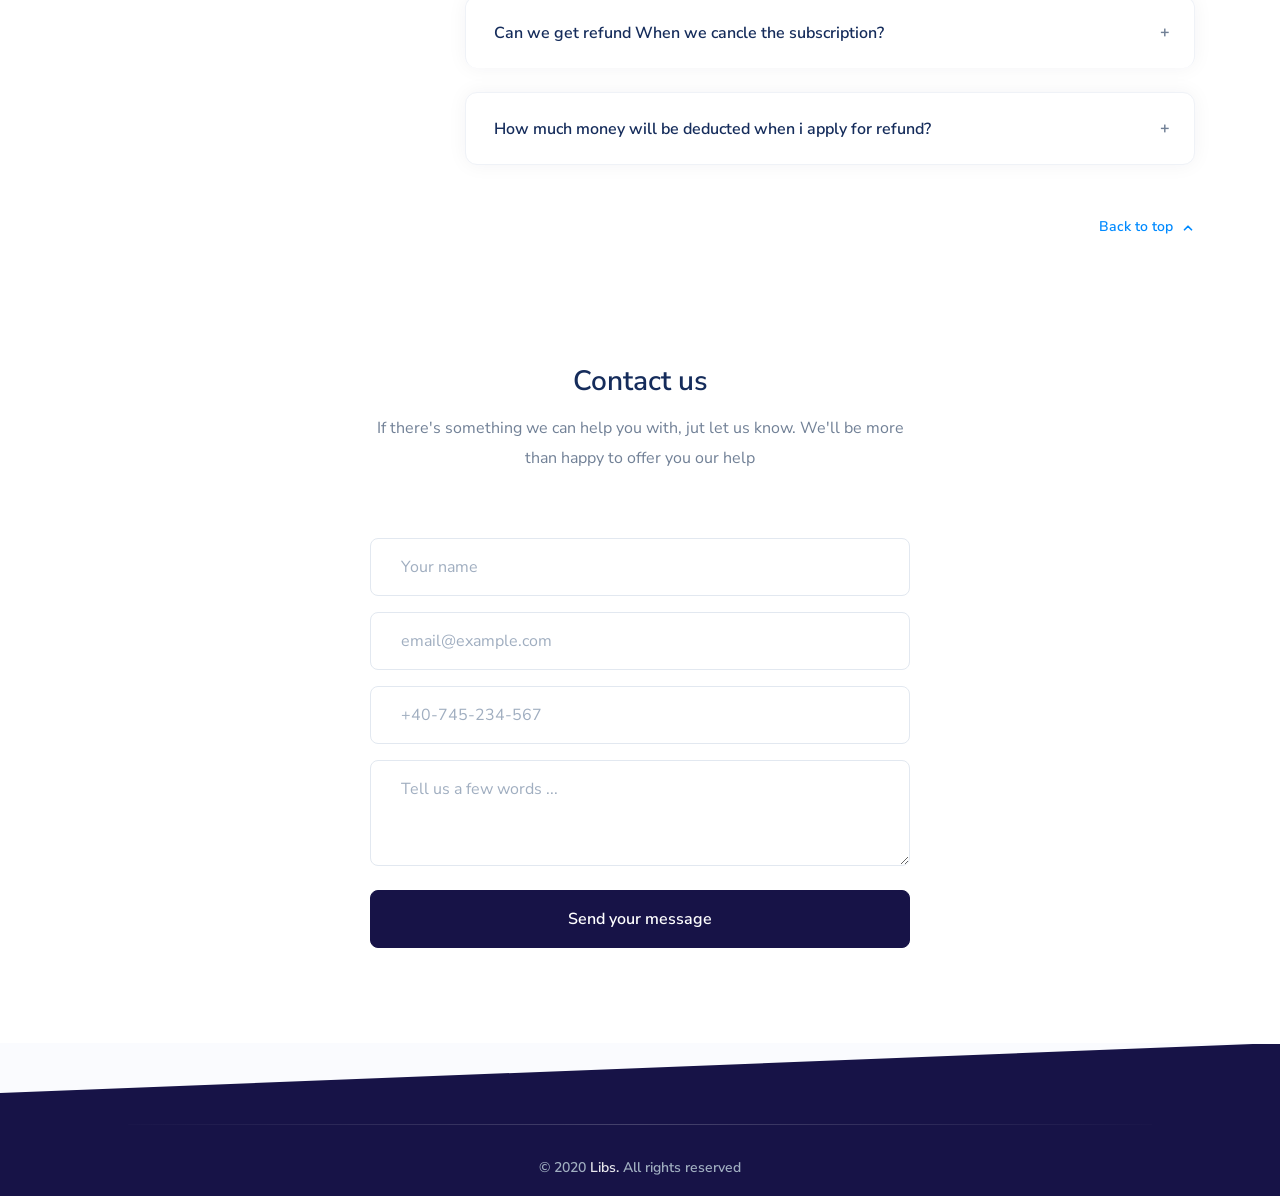
<file: pages/feedback.html>
<!DOCTYPE html>
<html lang=en>
<meta http-equiv="content-type" content="text/html;charset=utf-8" />

<head>
    <meta charset=utf-8>
    <meta name=viewport content="width=device-width,initial-scale=1,shrink-to-fit=no">
    <title>Libs - library management system</title>
    <link rel=stylesheet href=../../assets/libs/%40fancyapps/fancybox/dist/jquery.fancybox.min.css> <link rel=stylesheet
        href=../../assets/libs/%40fortawesome/fontawesome-free/css/all.min.css> <link rel=stylesheet
        href="/assets/css/style.css" id=stylesheet>
</head>

<body>
    <header id=header-main>
        <nav class="navbar navbar-main navbar-expand-lg navbar-light" id=navbar-main>
            <div class=container>
                <a class=navbar-brand>
                    <img alt="Image placeholder" src="/assets/img/brand/p_logo.png" id=navbar-logo>
                </a>
                <button class=navbar-toggler type=button data-toggle=collapse data-target=#navbar-main-collapse
                    aria-controls=navbar-main-collapse aria-expanded=false aria-label="Toggle navigation">
                    <span class=navbar-toggler-icon></span>
                </button>
                <div class="collapse navbar-collapse navbar-collapse-overlay" id=navbar-main-collapse>
                    <div class=position-relative>
                        <button class=navbar-toggler type=button data-toggle=collapse data-target=#navbar-main-collapse
                            aria-controls=navbar-main-collapse aria-expanded=false aria-label="Toggle navigation"><i
                                data-feather=x></i>
                        </button>
                    </div>
                    <ul class="navbar-nav ml-lg-auto">
                        <li class="nav-item nav-item-spaced dropdown dropdown-animate"><a class=nav-link
                                href="/pages/index.html">Home </a></li>
                        <li class="nav-item nav-item-spaced dropdown dropdown-animate"><a class=nav-link
                                href="/pages/books.html">Books</a></li>
                        <li class="nav-item nav-item-spaced dropdown dropdown-animate"><a class=nav-link
                                href="/pages/record.html">Record</a>
                        </li>
                        <li class="nav-item nav-item-spaced dropdown dropdown-animate"><a class=nav-link
                                href="/pages/feedback.html">Feedback</a>
                        </li>
                        <li class="nav-item nav-item-spaced dropdown dropdown-animate"><a class=nav-link
                                href="/pages/admin.html">Admin</a></li>
                    </ul>
                    <ul class="navbar-nav align-items-lg-center d-none d-lg-flex ml-lg-auto">
                        <li class="nav-item nav-item-spaced dropdown dropdown-animate" data-toggle=hover>
                            <a class=nav-link href=# role=button data-toggle=dropdown aria-haspopup=true
                                aria-expanded=false>Login</a>
                            <div class="dropdown-menu dropdown-menu-md p-0">
                                <ul class="list-group list-group-flush px-lg-4">
                                    <li class="dropdown dropdown-animate">
                                        <a href="/pages/a_login.html" class="list-group-item " role=button>
                                            <div class=ml-3>
                                                <h6 class="heading mb-0">Login as admin</h6>
                                            </div>
                                        </a>
                                    </li>
                                    <li class="dropdown dropdown-animate">
                                        <a href="/pages/s_login.html" class="list-group-item " role=button>
                                            <div class=ml-3>
                                                <h6 class="heading mb-0">Login as student</h6>
                                            </div>
                                        </a>
                                    </li>
                                </ul>
                            </div>
                        </li>
                        <li class="nav-item nav-item-spaced dropdown dropdown-animate" data-toggle=hover>
                            <a class="btn btn-sm btn-dark btn-icon ml-3" href=# role=button data-toggle=dropdown
                                aria-haspopup=true aria-expanded=false><span class=btn-inner--icon><i
                                        data-feather=award></i></span> <span class=btn-inner--text>Register</span></a>
                            <div class="dropdown-menu dropdown-menu-md p-0">
                                <ul class="list-group list-group-flush px-lg-4">
                                    <li class="dropdown dropdown-animate">
                                        <a href="/pages/a_register.html" class="list-group-item " role=button>
                                            <div class=ml-3>
                                                <h6 class="heading mb-0">Register as admin</h6>
                                            </div>
                                        </a>
                                    </li>
                                    <li class="dropdown dropdown-animate">
                                        <a href="/pages/s_register.html" class="list-group-item " role=button>
                                            <div class=ml-3>
                                                <h6 class="heading mb-0">Register as student</h6>
                                            </div>
                                        </a>
                                    </li>
                                </ul>
                            </div>
                        </li>
                    </ul>
                    <div class="d-lg-none p-2 text-center">
                        <a href="/pages/s_login.html"
                            class="btn btn-block btn-sm btn-secondary" target=_blank>
                            login as student
                        </a>
                    </div>
                    <div class="d-lg-none p-2 text-center">
                        <a href="/pages/s_register.html"
                            class="btn btn-block btn-sm btn-primary" target=_blank>
                            register as student
                        </a>
                    </div>
                    <div class="d-lg-none p-2 text-center">
                        <a href="/pages/a_login.html"
                            class="btn btn-block btn-sm btn-secondary" target=_blank>
                            login as admin
                        </a>
                    </div>
                    <div class="d-lg-none p-2 text-center">
                        <a href="/pages/a_register.html"
                            class="btn btn-block btn-sm btn-primary" target=_blank>
                            register as admin
                        </a>
                    </div>
                </div>
            </div>
        </nav>
    </header>
    <section class="slice py-6 pt-lg-7 pb-lg-8 bg-gradient-dark">
        <div class="container d-flex align-items-center text-center text-lg-left">
            <div class="col px-0">
                <div class="row row-grid align-items-center">
                    <div class=col-lg-6>
                        <h1 class="h1 text-white text-center text-lg-left my-4">Have Something <strong>in mind?</strong>
                        </h1>
                        <p class="lead text-white text-center text-lg-left opacity-8">Feel free to communicate with us.
                        </p>
                        <div class="mt-5 text-center text-lg-left">
                            <a href=#sct-form-contact data-scroll-to class="btn btn-white btn-lg btn-icon">
                                <span class="btn-inner--icon text-primary">
                                    <i data-feather=edit-2></i>
                                </span>
                                <span class=btn-inner--text>Write amessage</span>
                            </a>
                        </div>
                    </div>
                </div>
            </div>
        </div>
        <div class="shape-container shape-line shape-position-bottom">
            <svg width=2560px height=100px xmlns=http://www.w3.org/2000/svg xmlns:xlink=http://www.w3.org/1999/xlink
                preserveAspectRatio=none x=0px y=0px viewBox="0 0 2560 100" style="enable-background:new 0 0 2560 100"
                xml:space=preserve class="">
                <polygon points="2560 0 2560 100 0 100"></polygon>
            </svg>
        </div>
    </section>
   <section class="slice slice-lg" id=sct-faq>
    <div class=container>
        <div class="row row-grid">
            <div class=col-lg-3>
                <div data-toggle=sticky data-sticky-offset=50>
                    <div class=card>
                        <div class="list-group list-group-flush">
                            <a href=#borrow_return_books data-scroll-to data-scroll-to-offset=50
                                class="list-group-item list-group-item-action d-flex justify-content-between">
                                <div ><i data-feather=layout class="mr-2 text-primary"></i> <span>Borrow / Return books</span></div>
                                <div class="text-primary"><i data-feather=chevron-right></i></div>
                            </a>
                            <a href=#request_book data-scroll-to data-scroll-to-offset=50
                                class="list-group-item list-group-item-action d-flex justify-content-between">
                                <div><i data-feather=sliders class="mr-2 text-primary"></i> <span>Request books</span></div>
                                <div class="text-primary"><i data-feather=chevron-right></i></div>
                            </a>
                            <a href=#refund data-scroll-to data-scroll-to-offset=50
                                class="list-group-item list-group-item-action d-flex justify-content-between">
                                <div><i data-feather=edit-3 class="mr-2 text-primary"></i> <span>Refund</span></div>
                                <div class="text-primary"><i data-feather=chevron-right></i></div>
                            </a>
                        </div>
                    </div>
                </div>
            </div>
            <div class="col-lg-8 ml-lg-auto">
                <div class=mb-5>
                    <h4 class=mb-4 id=borrow_return_books>Borrow / Return books</h4>
                    <div id=accordion-1 class="accordion accordion-spaced">
                        <div class=card>
                            <div class="card-header py-4" id=heading-1-1 data-toggle=collapse role=button
                                data-target=#collapse-1-1 aria-expanded=false aria-controls=collapse-1-1>
                                <h6 class=mb-0>How many books can i borrow at a time?</h6>
                            </div>
                            <div id=collapse-1-1 class=collapse aria-labelledby=heading-1-1 data-parent=#accordion-1>
                                <div class=card-body>
                                    <p>You can borrow 3 books at a time.If you want to borrow more books you can borrow
                                        by paying extra chages for that.</p>
                                </div>
                            </div>
                        </div>
                        <div class=card>
                            <div class="card-header py-4" id=heading-1-2 data-toggle=collapse role=button
                                data-target=#collapse-1-2 aria-expanded=false aria-controls=collapse-1-2>
                                <h6 class=mb-0>How can i extend the return date?
                                </h6>
                            </div>
                            <div id=collapse-1-2 class=collapse aria-labelledby=heading-1-2 data-parent=#accordion-1>
                                <div class=card-body>
                                    <p>You can come to library on the issued return date and get an extended return
                                        date.</p>
                                </div>
                            </div>
                        </div>
                        <div class=card>
                            <div class="card-header py-4" id=heading-1-3 data-toggle=collapse role=button
                                data-target=#collapse-1-3 aria-expanded=false aria-controls=collapse-1-3>
                                <h6 class=mb-0>What if the pages of book are already missing or teared?
                                </h6>
                            </div>
                            <div id=collapse-1-3 class=collapse aria-labelledby=heading-1-3 data-parent=#accordion-1>
                                <div class=card-body>
                                    <p>You should check the book before borrowing it , If you found anything you can
                                        tell that to theh libary staff before borrowing it they will note that in the
                                        record and you will notbee fined. </p>
                                </div>
                            </div>
                        </div>
                    </div>
                    <div class="text-right py-4"><a href=#borrow_return_books data-scroll-to data-scroll-to-offset=50
                            class="text-sm font-weight-bold">Back to top<i data-feather=chevron-up class=ml-2></i></a>
                    </div>
                </div>
                <div class=mb-md>
                    <h4 class=mb-4 id=request_book>Request books</h4>
                    <div id=accordion-2 class="accordion accordion-spaced">
                        <div class=card>
                            <div class="card-header py-4" id=heading-2-1 data-toggle=collapse role=button
                                data-target=#collapse-2-1 aria-expanded=false aria-controls=collapse-2-1>
                                <h6 class=mb-0>If i request a book what is the possibility of getting that book?</h6>
                            </div>
                            <div id=collapse-2-1 class=collapse aria-labelledby=heading-2-1 data-parent=#accordion-2>
                                <div class=card-body>
                                    <p>It depends on the book If the book is available easily we will surely add that
                                        book to our collection But if that book is rare it might take a bit longer time
                                        or in the worst case scenario it might not be added to the collection.</p>
                                </div>
                            </div>
                        </div>
                        <div class=card>
                            <div class="card-header py-4" id=heading-2-2 data-toggle=collapse role=button
                                data-target=#collapse-2-2 aria-expanded=false aria-controls=collapse-2-2>
                                <h6 class=mb-0></i>How much time will it take to get the requested book?
                                </h6>
                            </div>
                            <div id=collapse-2-2 class=collapse aria-labelledby=heading-2-2 data-parent=#accordion-2>
                                <div class=card-body>
                                    <p>It generally take 5-10 business days but sometimes it might take more than that
                                        depending on the situation.</p>
                                </div>
                            </div>
                        </div>
                        <div class=card>
                            <div class="card-header py-4" id=heading-2-3 data-toggle=collapse role=button
                                data-target=#collapse-2-3 aria-expanded=false aria-controls=collapse-2-3>
                                <h6 class=mb-0>How will i get to know when the requested book gets added to the
                                    collection?
                                </h6>
                            </div>
                            <div id=collapse-2-3 class=collapse aria-labelledby=heading-2-3 data-parent=#accordion-2>
                                <div class=card-body>
                                    <p>You can check it out in library after 10-15 days or else you will also get
                                        notified on your provided E-mail id.</p>
                                </div>
                            </div>
                        </div>
                    </div>
                    <div class="text-right py-4"><a href=#request_book data-scroll-to data-scroll-to-offset=50
                            class="text-sm font-weight-bold">Back to top<i data-feather=chevron-up class=ml-2></i></a>
                    </div>
                </div>
                <div class=mb-md>
                    <h4 class=mb-4 id=refund>Refund</h4>
                    <div id=accordion-3 class="accordion accordion-spaced">
                        <div class=card>
                            <div class="card-header py-4" id=heading-3-1 data-toggle=collapse role=button
                                data-target=#collapse-3-1 aria-expanded=false aria-controls=collapse-3-1>
                                <h6 class=mb-0>Can we get refund When we cancle the subscription?</h6>
                            </div>
                            <div id=collapse-3-1 class=collapse aria-labelledby=heading-3-1 data-parent=#accordion-3>
                                <div class=card-body>
                                    <p>Yes ,you can get refund.</p>
                                </div>
                            </div>
                        </div>
                        <div class=card>
                            <div class="card-header py-4" id=heading-3-2 data-toggle=collapse role=button
                                data-target=#collapse-3-2 aria-expanded=false aria-controls=collapse-3-2>
                                <h6 class=mb-0>How much money will be deducted when i apply for refund?
                                </h6>
                            </div>
                            <div id=collapse-3-2 class=collapse aria-labelledby=heading-3-2 data-parent=#accordion-3>
                                <div class=card-body>
                                    <p>5% will be charged as a transaction fees and some money will be deducted
                                        according to the number of days your subscription was active.</p>
                                </div>
                            </div>
                        </div>
                    </div>
                    <div class="text-right py-4"><a href=#refund data-scroll-to data-scroll-to-offset=50
                            class="text-sm font-weight-bold">Back to top<i data-feather=chevron-up class=ml-2></i></a>
                    </div>
                </div>
            </div>
        </div>
    </div>
</section>
    <section class="slice slice-lg" id=sct-form-contact>
        <div class="container position-relative zindex-100">
            <div class="row justify-content-center mb-5">
                <div class="col-lg-6 text-center">
                    <h3>Contact us</h3>
                    <p class=lh-190>If there's something we can help you with, jut let us know. We'll be more than happy
                        to offer you our help</p>
                </div>
            </div>
            <div class="row justify-content-center">
                <div class=col-lg-6>
                    <form id=form-contact>
                        <div class=form-group><input class="form-control form-control-lg" type=text
                                placeholder="Your name" required></div>
                        <div class=form-group><input class="form-control form-control-lg" type=email
                                placeholder=email@example.com required></div>
                        <div class=form-group><input class="form-control form-control-lg" type=text
                                placeholder=+40-745-234-567 required></div>
                        <div class=form-group><textarea class="form-control form-control-lg" data-toggle=autosize
                                placeholder="Tell us a few words ..." rows=3 required></textarea></div>
                        <div class=text-center><button type=reset class="btn-reset d-none"></button> <button type=submit
                                class="btn btn-block btn-lg btn-dark mt-4">Send your message</button></div>
                    </form>
                </div>
            </div>
        </div>
    </section>
    <footer class=position-relative id=footer-main>
        <div class="footer footer-dark bg-dark">
            <div class="shape-container shape-line shape-position-top shape-orientation-inverse">
                <svg width=2560px height=100px xmlns=http://www.w3.org/2000/svg xmlns:xlink=http://www.w3.org/1999/xlink
                    preserveAspectRatio=none x=0px y=0px viewBox="0 0 2560 100"
                    style="enable-background:new 0 0 2560 100" xml:space=preserve class=fill-section-secondary>
                    <polygon points="2560 0 2560 100 0 100"></polygon>
                </svg>
            </div>
            <hr class="divider divider-fade divider-dark">
            <div class="container">
                <div class="row justify-content-center pb-3">
                    <div class="copyright text-sm font-weight-bold text-center">&copy; 2020 <a class=font-weight-bold
                            target=_blank>Libs.</a> All
                        rights reserved
                    </div>
                </div>
            </div>
        </div>
        </div>
    </footer>
    <script src=../../assets/libs/jquery/dist/jquery.min.js> </script> <script
        src=../../assets/libs/bootstrap/dist/js/bootstrap.bundle.min.js> </script> <script
        src=../../assets/libs/feather-icons/dist/feather.min.js> </script> <script
        src=../../assets/libs/%40fancyapps/fancybox/dist/jquery.fancybox.min.js> </script> <script
        src="/assets/js/main.js"> </script>
    <script>
        feather.replace({
            width: "1em",
            height: "1em"
        })
    </script>
</body>

</html>
</file>
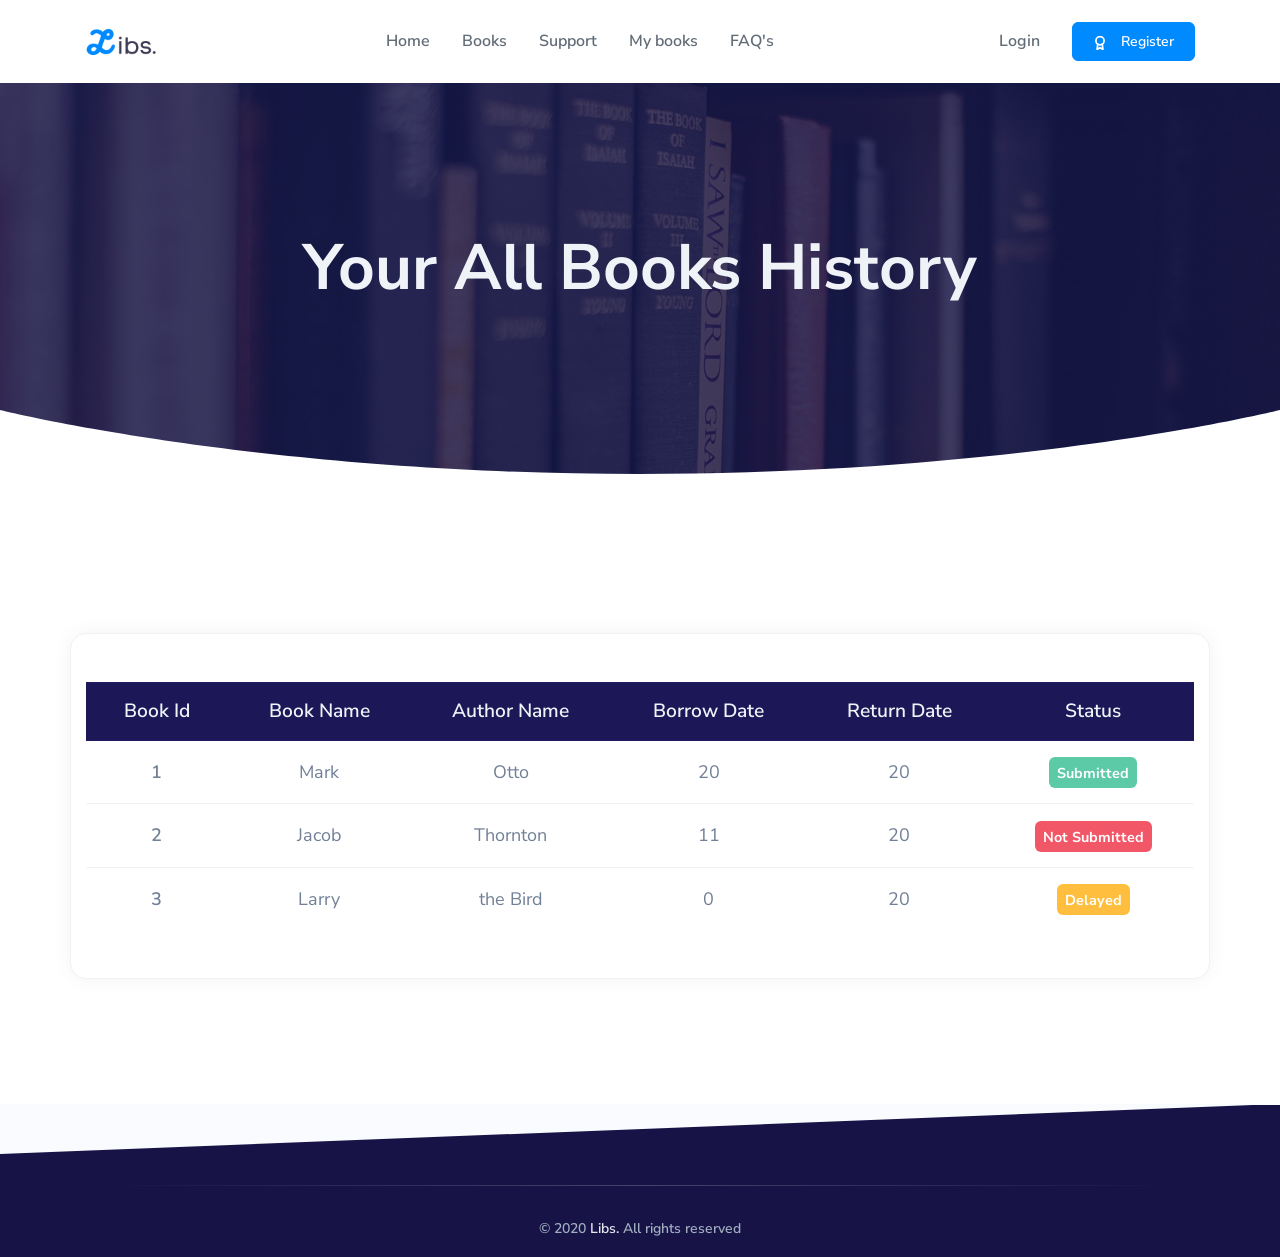
<file: pages/mybooks.html>
<!DOCTYPE html>
<html lang=en>
<meta http-equiv="content-type" content="text/html;charset=utf-8" />

<head>
    <meta charset=utf-8>
    <meta name=viewport content="width=device-width,initial-scale=1,shrink-to-fit=no">
    <title>Libs - library management system</title>
    <link rel=stylesheet href=../../assets/libs/%40fancyapps/fancybox/dist/jquery.fancybox.min.css> <link rel=stylesheet
        href=../../assets/libs/%40fortawesome/fontawesome-free/css/all.min.css> <link rel=stylesheet
        href="/assets/css/style.css" id=stylesheet>
</head>

<body>
    <header class="" id=header-main>
        <nav class="navbar navbar-main navbar-expand-lg navbar-light" id=navbar-main>
            <div class=container>
                <a class=navbar-brand href=#> <img alt="Image placeholder" src="/assets/img/brand/p_logo.png"
                        id=navbar-logo> </a><button class=navbar-toggler type=button data-toggle=collapse
                    data-target=#navbar-main-collapse aria-controls=navbar-main-collapse aria-expanded=false
                    aria-label="Toggle navigation"><span class=navbar-toggler-icon></span></button>
                <div class="collapse navbar-collapse navbar-collapse-overlay" id=navbar-main-collapse>
                    <div class=position-relative><button class=navbar-toggler type=button data-toggle=collapse
                            data-target=#navbar-main-collapse aria-controls=navbar-main-collapse aria-expanded=false
                            aria-label="Toggle navigation"><i data-feather=x></i></button></div>
                    <ul class="navbar-nav ml-lg-auto">
                        <li class="nav-item nav-item-spaced d-none d-lg-block"><a class=nav-link
                                href="/pages/index.html">Home </a></li>
                        <li class="nav-item nav-item-spaced d-none d-lg-block"><a class=nav-link
                                href="/pages/books.html">Books</a></li>
                        <li class="nav-item nav-item-spaced d-none d-lg-block"><a class=nav-link
                                href="/pages/support.html">Support</a>
                        </li>
                        <li class="nav-item nav-item-spaced d-none d-lg-block"><a class=nav-link
                                href="/pages/mybooks.html">My books</a>
                        </li>
                        <li class="nav-item nav-item-spaced d-none d-lg-block"><a class=nav-link
                                href="/pages/faq.html">FAQ's</a></li>
                    </ul>
                    <ul class="navbar-nav align-items-lg-center d-none d-lg-flex ml-lg-auto">
                        <li class="nav-item nav-item-spaced dropdown dropdown-animate" data-toggle=hover>
                            <a class=nav-link href=# role=button data-toggle=dropdown aria-haspopup=true
                                aria-expanded=false>Login</a>
                            <div class="dropdown-menu dropdown-menu-md p-0">
                                <ul class="list-group list-group-flush px-lg-4">
                                    <li class="dropdown dropdown-animate">
                                        <a href="/pages/a_login.html" class="list-group-item " role=button>
                                            <div class=ml-3>
                                                <h6 class="heading mb-0">Login as admin</h6>
                                            </div>
                                        </a>
                                    </li>
                                    <li class="dropdown dropdown-animate">
                                        <a href="/pages/s_login.html" class="list-group-item " role=button>
                                            <div class=ml-3>
                                                <h6 class="heading mb-0">Login as student</h6>
                                            </div>
                                        </a>
                                    </li>
                                </ul>
                            </div>
                        </li>
                        <li class="nav-item nav-item-spaced dropdown dropdown-animate" data-toggle=hover>
                            <a class="btn btn-sm btn-primary btn-icon ml-3" href=# role=button data-toggle=dropdown
                                aria-haspopup=true aria-expanded=false><span class=btn-inner--icon><i
                                        data-feather=award></i></span> <span class=btn-inner--text>Register</span></a>
                            <div class="dropdown-menu dropdown-menu-md p-0">
                                <ul class="list-group list-group-flush px-lg-4">
                                    <li class="dropdown dropdown-animate">
                                        <a href="/pages/a_register.html" class="list-group-item " role=button>
                                            <div class=ml-3>
                                                <h6 class="heading mb-0">Register as admin</h6>
                                            </div>
                                        </a>
                                    </li>
                                    <li class="dropdown dropdown-animate">
                                        <a href="/pages/s_register.html" class="list-group-item " role=button>
                                            <div class=ml-3>
                                                <h6 class="heading mb-0">Register as student</h6>
                                            </div>
                                        </a>
                                    </li>
                                </ul>
                            </div>
                        </li>
                    </ul>
                </div>
        </nav>
    </header>
    <section class="slice slice-lg bg-cover bg-size--cover"
        style="background-image:url('/assets/img/backgrounds/p6.jpg')"> <span class="mask bg-dark opacity-8">
        </span>
        <div class="container pt-5 pb-8">
            <div class="row justify-content-center">
                <div class=col-lg-9>
                    <h2 class="text-center text-light display-3 font-weight-bolder">Your All Books History</h2>
                </div>
            </div>
        </div>
        <div class="shape-container shape-position-bottom">
            <svg xmlns=http://www.w3.org/2000/svg viewBox="0 0 1000 100" preserveAspectRatio=none>
                <path d="M 0 0 c 0 0 200 50 500 50 s 500 -50 500 -50 v 101 h -1000 v -100 z"></path>
            </svg>
        </div>
    </section>
    <section class="slice slice-lg">
        <div class="container card pt-5">
            <div class="table-responsive mb-5">
                <table class="table text-center">
                    <thead class="thead-dark">
                        <tr>
                            <th scope="col">Book Id</th>
                            <th scope="col">Book Name</th>
                            <th scope="col">Author Name</th>
                            <th scope="col">Borrow Date</th>
                            <th scope="col">Return Date</th>
                            <th scope="col">Status</th>
                        </tr>
                    </thead>
                    <tbody>
                        <tr>
                            <th scope="row">1</th>
                            <td>Mark</td>
                            <td>Otto</td>
                            <td>20</td>
                            <td>20</td>
                            <td><span  class="badge badge-success">Submitted</span></td>
                        </tr>
                        <tr>
                            <th scope="row">2</th>
                            <td>Jacob</td>
                            <td>Thornton</td>
                            <td>11</td>
                            <td>20</td>
                            <td><span  class="badge badge-danger">Not Submitted</span></td>
                        </tr>
                        <tr>
                            <th scope="row">3</th>
                            <td>Larry</td>
                            <td>the Bird</td>
                            <td>0</td>
                            <td>20</td>
                            <td><span  class="badge badge-warning">Delayed</span></td>
                        </tr>
                    </tbody>
                </table>
            </div>
        </div>
    </section>
      <footer class=position-relative id=footer-main>
        <div class="footer footer-dark bg-dark">
            <div class="shape-container shape-line shape-position-top shape-orientation-inverse">
                <svg width=2560px height=100px xmlns=http://www.w3.org/2000/svg xmlns:xlink=http://www.w3.org/1999/xlink
                    preserveAspectRatio=none x=0px y=0px viewBox="0 0 2560 100"
                    style="enable-background:new 0 0 2560 100" xml:space=preserve class=fill-section-secondary>
                    <polygon points="2560 0 2560 100 0 100"></polygon>
                </svg>
            </div>
            <hr class="divider divider-fade divider-dark">
            <div class="container">
                <div class="row justify-content-center pb-3">
                        <div class="copyright text-sm font-weight-bold text-center">&copy; 2020 <a
                                class=font-weight-bold target=_blank>Libs.</a> All
                            rights reserved
                        </div>
                    </div>
                </div>
            </div>
        </div>
    </footer>
    <script src=../../assets/libs/jquery/dist/jquery.min.js> </script> <script
        src=../../assets/libs/bootstrap/dist/js/bootstrap.bundle.min.js> </script> <script
        src=../../assets/libs/feather-icons/dist/feather.min.js> </script> <script
        src=../../assets/libs/%40fancyapps/fancybox/dist/jquery.fancybox.min.js> </script> <script
        src="/assets/js/main.js"> </script>
    <script>
        feather.replace({
            width: "1em",
            height: "1em"
        })
    </script>
</body>

</html>
</file>
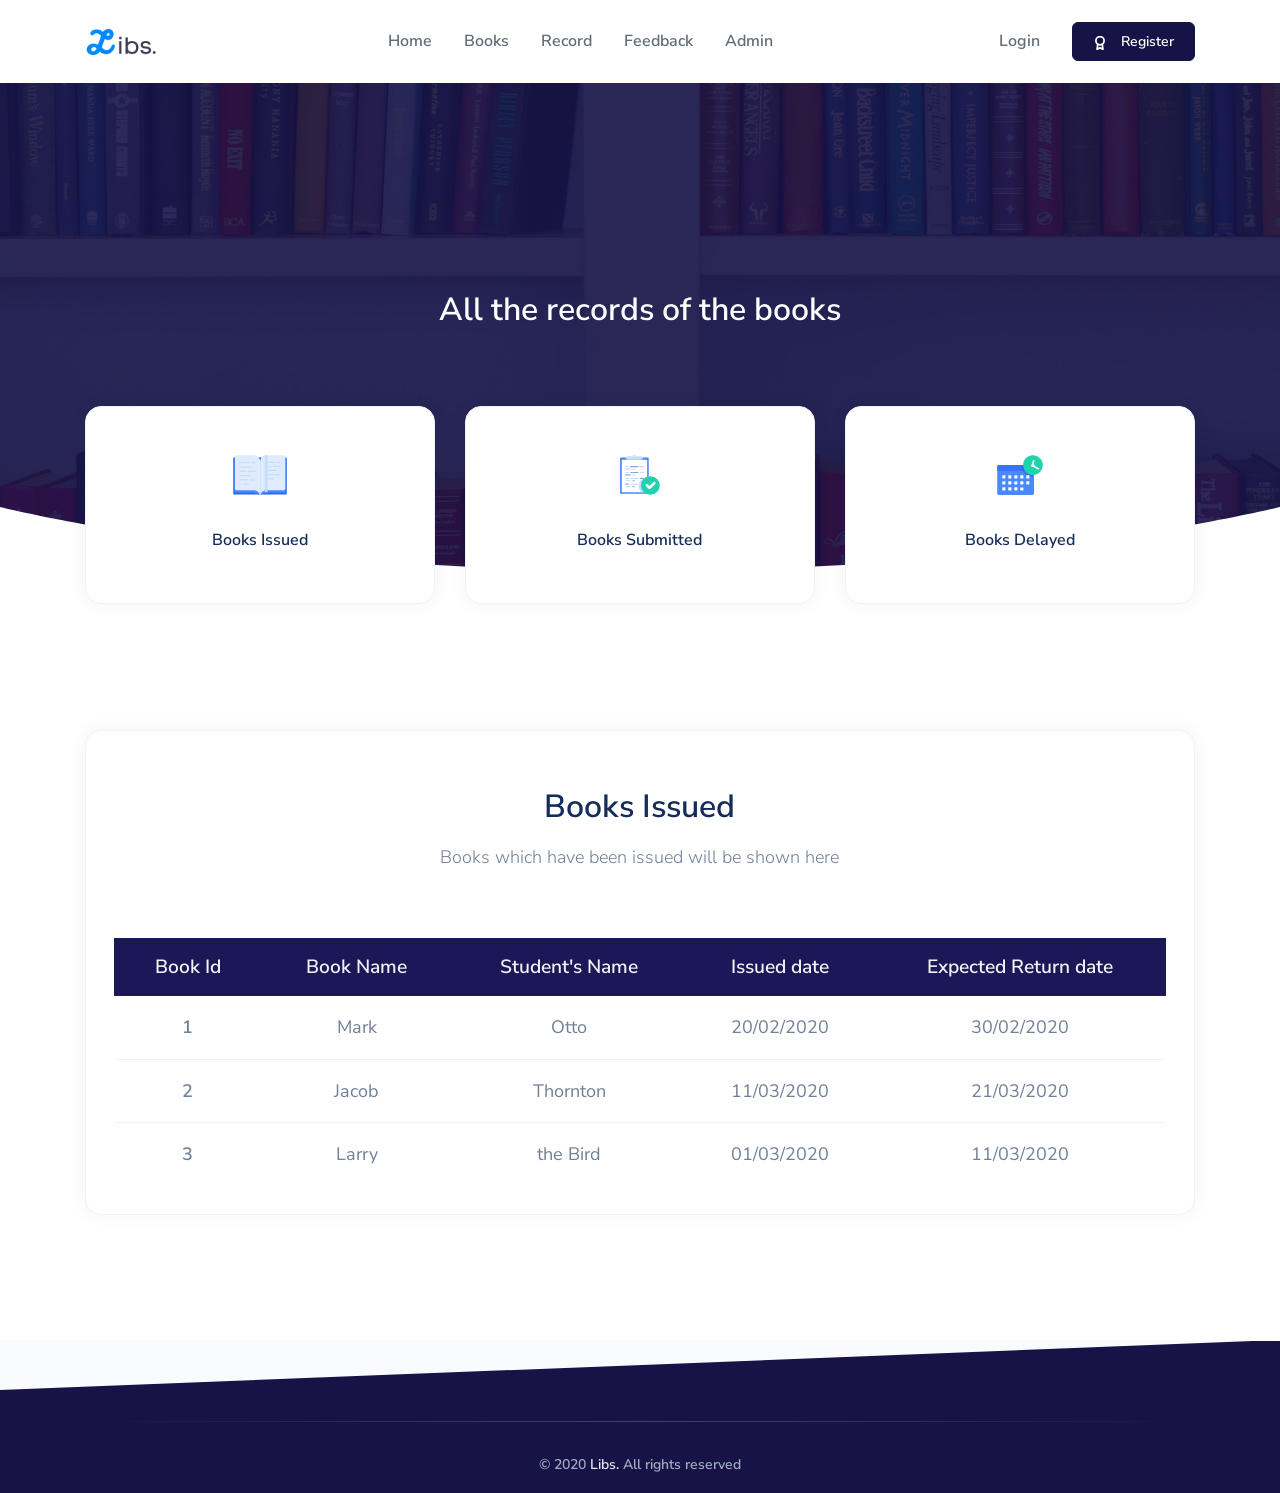
<file: pages/record.html>
<!DOCTYPE html>
<html lang=en>
<meta http-equiv="content-type" content="text/html;charset=utf-8" />

<head>
    <meta charset=utf-8>
    <meta name=viewport content="width=device-width,initial-scale=1,shrink-to-fit=no">
    <title>Libs - library management system</title>
    <link rel=stylesheet href=../../assets/libs/%40fancyapps/fancybox/dist/jquery.fancybox.min.css> <link rel=stylesheet
        href=../../assets/libs/%40fortawesome/fontawesome-free/css/all.min.css> <link rel=stylesheet
        href="/assets/css/style.css" id=stylesheet>
</head>

<body>
    <header id=header-main>
        <nav class="navbar navbar-main navbar-expand-lg navbar-light" id=navbar-main>
            <div class=container>
                <a class=navbar-brand>
                    <img alt="Image placeholder" src="/assets/img/brand/p_logo.png" id=navbar-logo>
                </a>
                <button class=navbar-toggler type=button data-toggle=collapse data-target=#navbar-main-collapse
                    aria-controls=navbar-main-collapse aria-expanded=false aria-label="Toggle navigation">
                    <span class=navbar-toggler-icon></span>
                </button>
                <div class="collapse navbar-collapse navbar-collapse-overlay" id=navbar-main-collapse>
                    <div class=position-relative>
                        <button class=navbar-toggler type=button data-toggle=collapse data-target=#navbar-main-collapse
                            aria-controls=navbar-main-collapse aria-expanded=false aria-label="Toggle navigation"><i
                                data-feather=x></i>
                        </button>
                    </div>
                    <ul class="navbar-nav ml-lg-auto">
                        <li class="nav-item nav-item-spaced dropdown dropdown-animate"><a class=nav-link
                                href="/pages/index.html">Home </a></li>
                        <li class="nav-item nav-item-spaced dropdown dropdown-animate"><a class=nav-link
                                href="/pages/books.html">Books</a></li>
                        <li class="nav-item nav-item-spaced dropdown dropdown-animate"><a class=nav-link
                                href="/pages/record.html">Record</a>
                        </li>
                        <li class="nav-item nav-item-spaced dropdown dropdown-animate"><a class=nav-link
                                href="/pages/feedback.html">Feedback</a>
                        </li>
                        <li class="nav-item nav-item-spaced dropdown dropdown-animate"><a class=nav-link
                                href="/pages/admin.html">Admin</a></li>
                    </ul>
                    <ul class="navbar-nav align-items-lg-center d-none d-lg-flex ml-lg-auto">
                        <li class="nav-item nav-item-spaced dropdown dropdown-animate" data-toggle=hover>
                            <a class=nav-link href=# role=button data-toggle=dropdown aria-haspopup=true
                                aria-expanded=false>Login</a>
                            <div class="dropdown-menu dropdown-menu-md p-0">
                                <ul class="list-group list-group-flush px-lg-4">
                                    <li class="dropdown dropdown-animate">
                                        <a href="/pages/a_login.html" class="list-group-item " role=button>
                                            <div class=ml-3>
                                                <h6 class="heading mb-0">Login as admin</h6>
                                            </div>
                                        </a>
                                    </li>
                                    <li class="dropdown dropdown-animate">
                                        <a href="/pages/s_login.html" class="list-group-item " role=button>
                                            <div class=ml-3>
                                                <h6 class="heading mb-0">Login as student</h6>
                                            </div>
                                        </a>
                                    </li>
                                </ul>
                            </div>
                        </li>
                        <li class="nav-item nav-item-spaced dropdown dropdown-animate" data-toggle=hover>
                            <a class="btn btn-sm btn-dark btn-icon ml-3" href=# role=button data-toggle=dropdown
                                aria-haspopup=true aria-expanded=false><span class=btn-inner--icon><i
                                        data-feather=award></i></span> <span class=btn-inner--text>Register</span></a>
                            <div class="dropdown-menu dropdown-menu-md p-0">
                                <ul class="list-group list-group-flush px-lg-4">
                                    <li class="dropdown dropdown-animate">
                                        <a href="/pages/a_register.html" class="list-group-item " role=button>
                                            <div class=ml-3>
                                                <h6 class="heading mb-0">Register as admin</h6>
                                            </div>
                                        </a>
                                    </li>
                                    <li class="dropdown dropdown-animate">
                                        <a href="/pages/s_register.html" class="list-group-item " role=button>
                                            <div class=ml-3>
                                                <h6 class="heading mb-0">Register as student</h6>
                                            </div>
                                        </a>
                                    </li>
                                </ul>
                            </div>
                        </li>
                    </ul>
                    <div class="d-lg-none p-2 text-center">
                        <a href="/pages/s_login.html"
                            class="btn btn-block btn-sm btn-secondary" target=_blank>
                            login as student
                        </a>
                    </div>
                    <div class="d-lg-none p-2 text-center">
                        <a href="/pages/s_register.html"
                            class="btn btn-block btn-sm btn-primary" target=_blank>
                            register as student
                        </a>
                    </div>
                    <div class="d-lg-none p-2 text-center">
                        <a href="/pages/a_login.html"
                            class="btn btn-block btn-sm btn-secondary" target=_blank>
                            login as admin
                        </a>
                    </div>
                    <div class="d-lg-none p-2 text-center">
                        <a href="/pages/a_register.html"
                            class="btn btn-block btn-sm btn-primary" target=_blank>
                            register as admin
                        </a>
                    </div>
                </div>
            </div>
        </nav>
    </header>
    <section class="slice slice-lg py-7 py-lg-8 bg-cover bg-size--cover"
        style="background-image:url(/assets/img/backgrounds/p3.jpg)"> <span
            class="mask bg-dark opacity-9"></span>
        <div data-offset-top=#navbar-main>
            <div class="container pt-xl-4 mb-5">
                <div class="row justify-content-center">
                    <div class=col-lg-9>
                        <h2 class="mb-4 text-center text-white">All the records of the books</h2>
                    </div>
                </div>
            </div>
            <div class="container position-relative zindex-100">
                <div class="row justify-content-center">
                    <div class="col-lg-9 col-xl-12">
                        <div class="row nav">
                            <div class="col-xl-4 col-lg-8 mb-xl-n8" data-toggle="tab" href="#borr">
                                <div class="card hover-translate-y-n10 hover-shadow-lg">
                                    <div class="card-body p-5 text-center">
                                        <div class=pb-4><img alt="Image placeholder"
                                                src="/assets/img/svg/icons/Book.svg" class="svg-inject img-fluid"
                                                style=height:40px></div>
                                        <div class=pt-2><a href=# class="h6 stretched-link mb-0">Books Issued</a>
                                        </div>
                                    </div>
                                </div>
                            </div>
                            <div class="col-xl-4 col-lg-8 mb-xl-n8" data-toggle="tab" href="#sub">
                                <div class="card hover-translate-y-n10 hover-shadow-lg">
                                    <div class="card-body p-5 text-center">
                                        <div class=pb-4><img alt="Image placeholder"
                                                src="/assets/img/svg/icons/Task.svg" class="svg-inject img-fluid"
                                                style=height:40px></div>
                                        <div class=pt-2><a href=# class="h6 stretched-link mb-0">Books Submitted</a>
                                        </div>
                                    </div>
                                </div>
                            </div>
                            <div class="col-xl-4 col-lg-8 mb-xl-n8" data-toggle="tab" href="#del">
                                <div class="card hover-translate-y-n10 hover-shadow-lg">
                                    <div class="card-body p-5 text-center">
                                        <div class=pb-4><img alt="Image placeholder"
                                                src="/assets/img/svg/icons/Calendar.svg"
                                                class="svg-inject img-fluid" style=height:40px></div>
                                        <div class=pt-2><a href=# class="h6 stretched-link mb-0">Books Delayed</a></div>
                                    </div>
                                </div>
                            </div>
                        </div>
                    </div>
                </div>
            </div>
        </div>
        <div class="shape-container shape-position-bottom">
            <svg xmlns=http://www.w3.org/2000/svg viewBox="0 0 1000 100" preserveAspectRatio=none>
                <path d="M 0 0 c 0 0 200 50 500 50 s 500 -50 500 -50 v 101 h -1000 v -100 z"></path>
            </svg>
        </div>
    </section>
    <section class="slice slice-lg">
        <div class=container>
            <div class="card">
                <div class="card-body row align-items-center">
                    <div class="col-md-12 col tab-content">
                        <div class="tab-pane fade-in active" id="borr">
                            <div class="row mb-5 justify-content-center text-center">
                                <div class="col-lg-8 col-md-10">
                                    <h2 class=mt-4>Books Issued</h2>
                                    <div class=mt-2>
                                        <p class="lead lh-180">Books which have been issued will be shown here</p>
                                    </div>
                                </div>
                            </div>
                            <div class="table-responsive">
                                <table class="table text-center">
                                    <thead class="thead-dark ">
                                        <tr>
                                            <th scope="col">Book Id</th>
                                            <th scope="col">Book Name</th>
                                            <th scope="col">Student's Name</th>
                                            <th scope="col">Issued date</th>
                                            <th scope="col">Expected Return date</th>
                                        </tr>
                                    </thead>
                                    <tbody>
                                        <tr>
                                            <th scope="row">1</th>
                                            <td>Mark</td>
                                            <td>Otto</td>
                                            <td>20/02/2020</td>
                                            <td>30/02/2020</td>
                                        </tr>
                                        <tr>
                                            <th scope="row">2</th>
                                            <td>Jacob</td>
                                            <td>Thornton</td>
                                            <td>11/03/2020</td>
                                            <td>21/03/2020</td>
                                        </tr>
                                        <tr>
                                            <th scope="row">3</th>
                                            <td>Larry</td>
                                            <td>the Bird</td>
                                            <td>01/03/2020</td>
                                            <td>11/03/2020</td>
                                        </tr>
                                    </tbody>
                                </table>
                            </div>
                        </div>
                        <div class="tab-pane fade" id="sub">
                            <div class="row mb-5 justify-content-center text-center">
                                <div class="col-lg-8 col-md-10">
                                    <h2 class=mt-4>Books Submitted</h2>
                                    <div class=mt-2>
                                        <p class="lead lh-180">All the submitted books will be shown here</p>
                                    </div>
                                </div>
                            </div>
                            <div class="table-responsive">
                                <table class="table text-center">
                                    <thead class="thead-dark ">
                                        <tr>
                                            <th scope="col">Book Id</th>
                                            <th scope="col">Book Name</th>
                                            <th scope="col">Student's Name</th>
                                            <th scope="col">Submit date</th>
                                        </tr>
                                    </thead>
                                    <tbody>
                                        <tr>
                                            <th scope="row">1</th>
                                            <td>Mark</td>
                                            <td>Otto</td>
                                            <td>20/02/2020</td>
                                        </tr>
                                        <tr>
                                            <th scope="row">2</th>
                                            <td>Jacob</td>
                                            <td>Thornton</td>
                                            <td>11/03/2020</td>
                                        </tr>
                                        <tr>
                                            <th scope="row">3</th>
                                            <td>Larry</td>
                                            <td>the Bird</td>
                                            <td>01/03/2020</td>
                                        </tr>
                                    </tbody>
                                </table>
                            </div>
                        </div>
                        <div class="tab-pane fade" id="del">
                            <div class="row mb-5 justify-content-center text-center">
                                <div class="col-lg-8 col-md-10">
                                    <h2 class=mt-4>Books Delayed</h2>
                                    <div class=mt-2>
                                        <p class="lead lh-180">All books which are delayed to return will be shown
                                            here</p>
                                    </div>
                                </div>
                            </div>
                            <div class="table-responsive">
                                <table class="table text-center">
                                    <thead class="thead-dark ">
                                        <tr>
                                            <th scope="col">Book Id</th>
                                            <th scope="col">Book Name</th>
                                            <th scope="col">Student's Name</th>
                                            <th scope="col">Issued date</th>
                                            <th scope="col">Return date</th>
                                            <th scope="col">Due</th>
                                        </tr>
                                    </thead>
                                    <tbody>
                                        <tr>
                                            <th scope="row">1</th>
                                            <td>Mark</td>
                                            <td>Otto</td>
                                            <td>20/02/2020</td>
                                            <td>30/02/2020</td>
                                            <td>40</td>
                                        </tr>
                                        <tr>
                                            <th scope="row">2</th>
                                            <td>Jacob</td>
                                            <td>Thornton</td>
                                            <td>11/03/2020</td>
                                            <td>21/03/2020</td>
                                            <td>50</td>
                                        </tr>
                                        <tr>
                                            <th scope="row">3</th>
                                            <td>Larry</td>
                                            <td>the Bird</td>
                                            <td>01/03/2020</td>
                                            <td>11/03/2020</td>
                                            <td>70</td>
                                        </tr>
                                    </tbody>
                                </table>
                            </div>
                        </div>
                    </div>

                </div>

            </div>
        </div>
    </section>
    <footer class=position-relative id=footer-main>
        <div class="footer footer-dark bg-dark">
            <div class="shape-container shape-line shape-position-top shape-orientation-inverse">
                <svg width=2560px height=100px xmlns=http://www.w3.org/2000/svg xmlns:xlink=http://www.w3.org/1999/xlink
                    preserveAspectRatio=none x=0px y=0px viewBox="0 0 2560 100"
                    style="enable-background:new 0 0 2560 100" xml:space=preserve class=fill-section-secondary>
                    <polygon points="2560 0 2560 100 0 100"></polygon>
                </svg>
            </div>
            <hr class="divider divider-fade divider-dark">
            <div class="container">
                <div class="row justify-content-center pb-3">
                    <div class="copyright text-sm font-weight-bold text-center">&copy; 2020 <a class=font-weight-bold
                            target=_blank>Libs.</a> All
                        rights reserved
                    </div>
                </div>
            </div>
        </div>
        </div>
    </footer>
    <script src=../../assets/libs/jquery/dist/jquery.min.js> </script> <script
        src=../../assets/libs/bootstrap/dist/js/bootstrap.bundle.min.js> </script> <script
        src=../../assets/libs/feather-icons/dist/feather.min.js> </script> <script
        src=../../assets/libs/%40fancyapps/fancybox/dist/jquery.fancybox.min.js> </script> <script
        src="/assets/js/main.js"> </script>
    <script>
        feather.replace({
            width: "1em",
            height: "1em"
        })
    </script>
</body>

</html>
</file>
